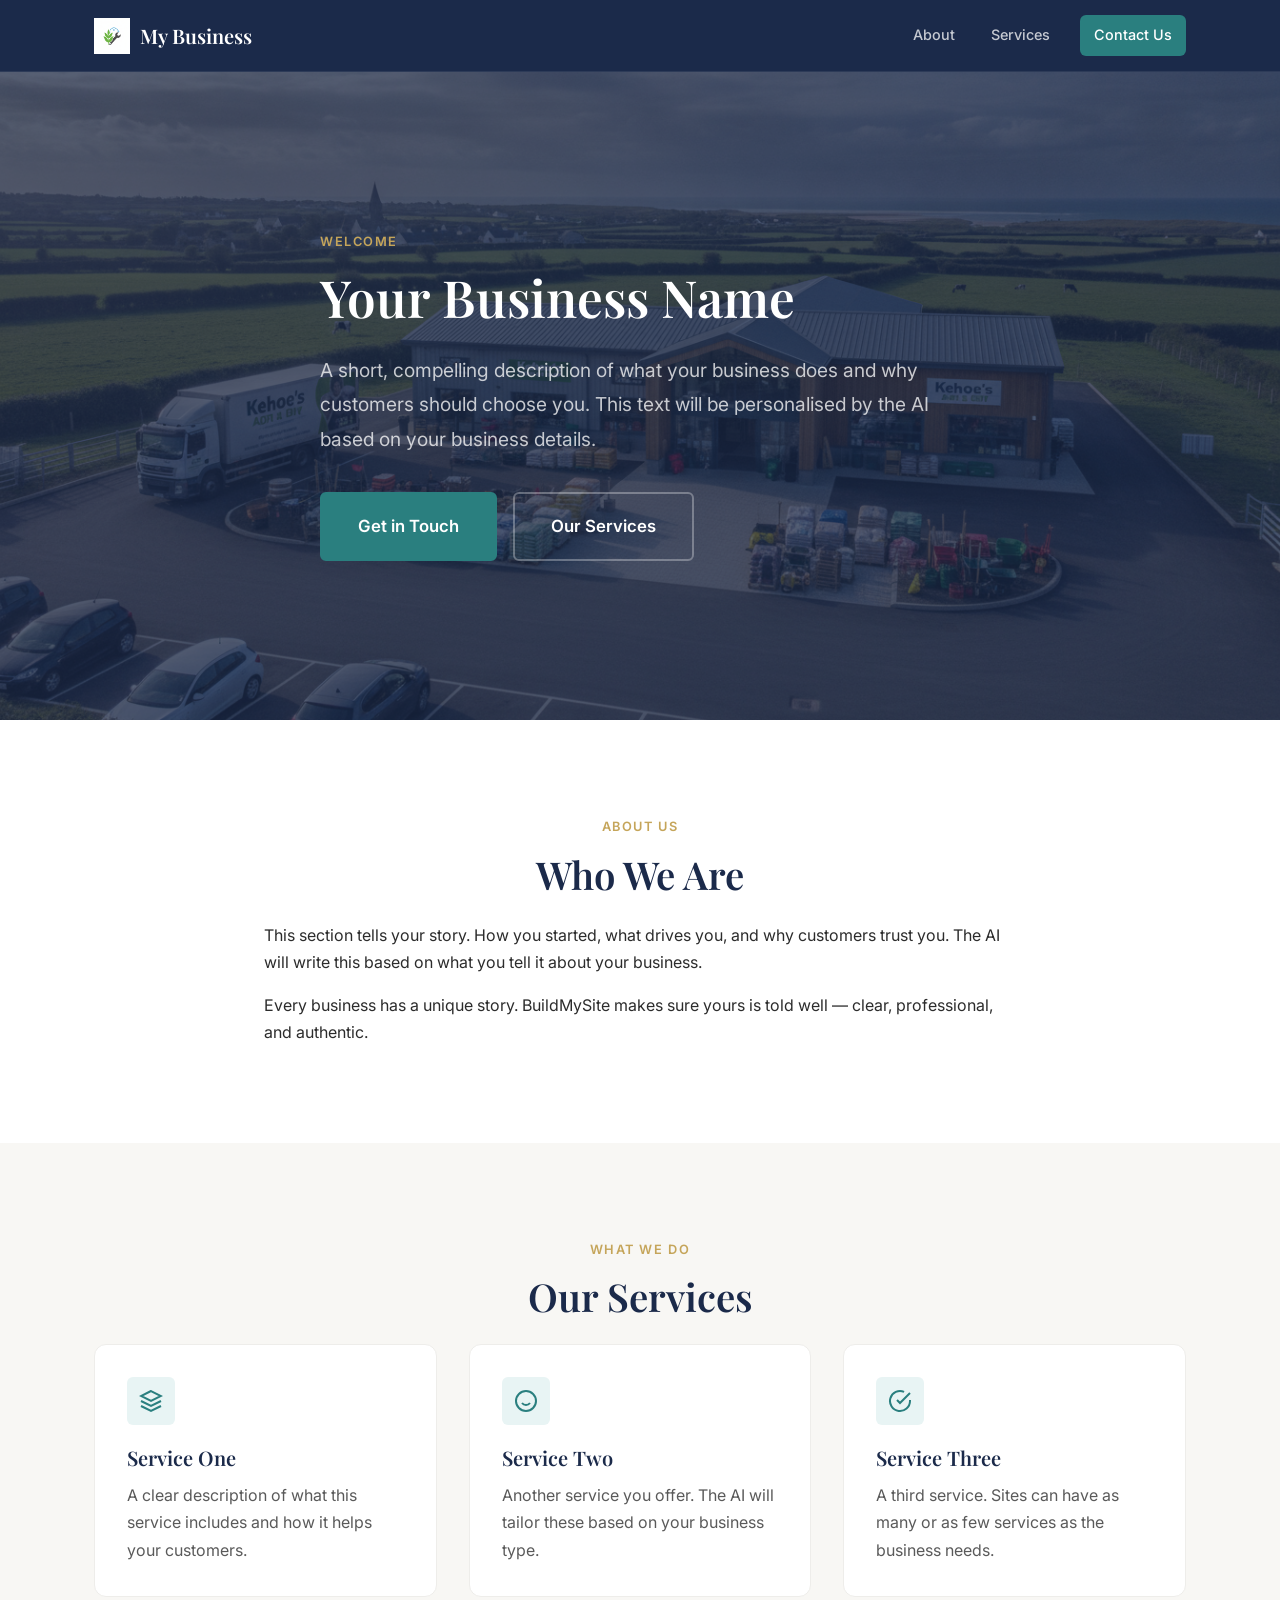
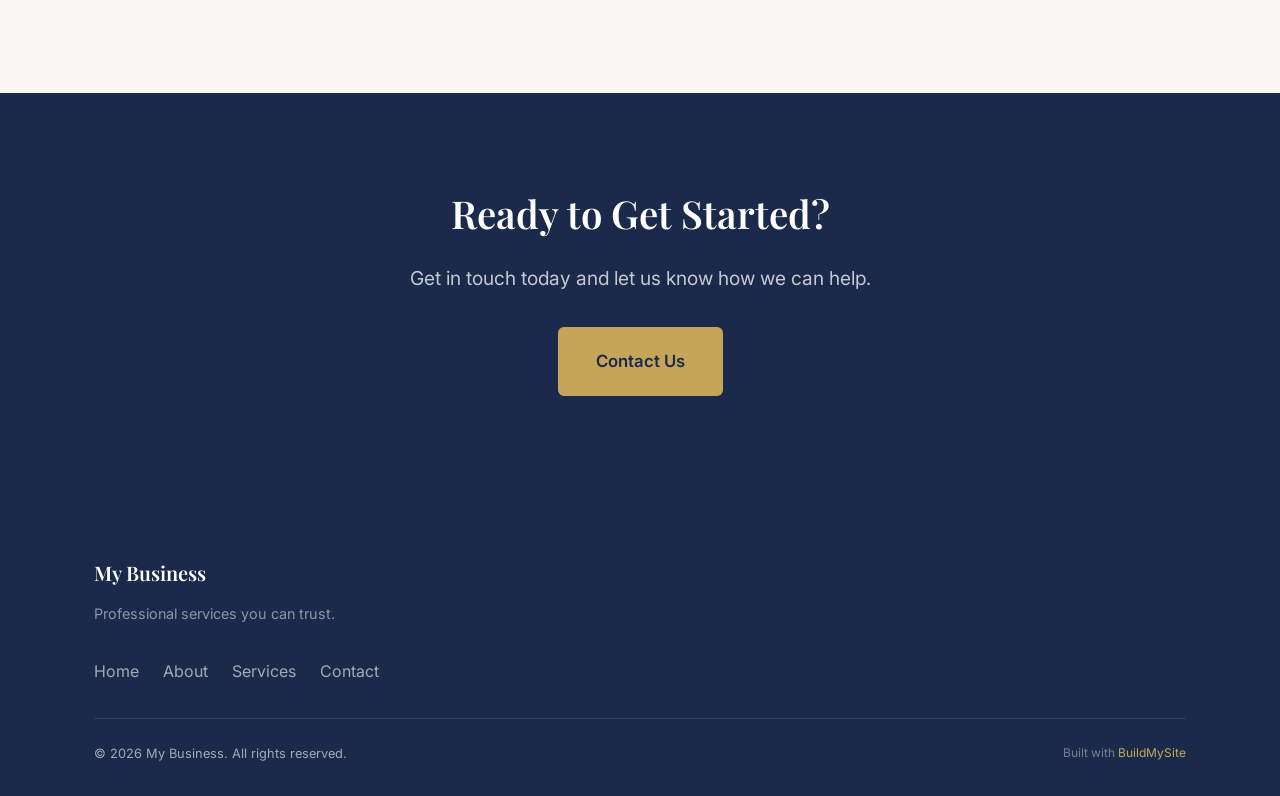
<file: index.html>
<!DOCTYPE html>
<html lang="en">
<head>
  <meta charset="UTF-8">
  <meta name="viewport" content="width=device-width, initial-scale=1.0">
  <title>My Business — Built with BuildMySite</title>
  <meta name="description" content="A professional website built with BuildMySite by EON Risk Services.">
  <link rel="stylesheet" href="css/style.css">
</head>
<body>

  <!-- Navigation -->
  <nav class="nav">
    <div class="nav__inner">
      <a href="index.html" class="nav__brand"><img src="/images/logo.png" alt="My Business logo">My Business</a>
      <div class="nav__links">
        <a href="#about" class="nav__link">About</a>
        <a href="#services" class="nav__link">Services</a>
        <a href="contact.html" class="nav__link nav__link--cta">Contact Us</a>
      </div>
      <button type="button" class="nav__toggle" aria-label="Menu" aria-expanded="false">
        <svg viewBox="0 0 24 24" fill="none" stroke="currentColor" stroke-width="2"><path d="M3 12h18M3 6h18M3 18h18"/></svg>
      </button>
    </div>
  </nav>

  <!-- Hero -->
  <section class="hero hero--image" style="background-image: url('/images/hero.png')">
    <div class="container">
      <p class="eyebrow">Welcome</p>
      <h1>Your Business Name</h1>
      <p class="lead">A short, compelling description of what your business does and why customers should choose you. This text will be personalised by the AI based on your business details.</p>
      <div class="btn-group">
        <a href="contact.html" class="btn btn-primary btn-lg">Get in Touch</a>
        <a href="#services" class="btn btn-secondary btn-lg">Our Services</a>
      </div>
    </div>
  </section>

  <!-- About -->
  <section id="about" class="section">
    <div class="container">
      <div class="text-center">
        <p class="eyebrow">About Us</p>
        <h2>Who We Are</h2>
      </div>
      <div class="container-narrow">
        <p>This section tells your story. How you started, what drives you, and why customers trust you. The AI will write this based on what you tell it about your business.</p>
        <p>Every business has a unique story. BuildMySite makes sure yours is told well — clear, professional, and authentic.</p>
      </div>
    </div>
  </section>

  <!-- Services -->
  <section id="services" class="section section--alt">
    <div class="container">
      <div class="text-center">
        <p class="eyebrow">What We Do</p>
        <h2>Our Services</h2>
      </div>
      <div class="grid grid-3">
        <div class="card">
          <div class="card__icon">
            <svg width="24" height="24" viewBox="0 0 24 24" fill="none" stroke="currentColor" stroke-width="2"><path d="M12 2L2 7l10 5 10-5-10-5z"/><path d="M2 17l10 5 10-5"/><path d="M2 12l10 5 10-5"/></svg>
          </div>
          <h4 class="card__title">Service One</h4>
          <p class="card__text">A clear description of what this service includes and how it helps your customers.</p>
        </div>
        <div class="card">
          <div class="card__icon">
            <svg width="24" height="24" viewBox="0 0 24 24" fill="none" stroke="currentColor" stroke-width="2"><circle cx="12" cy="12" r="10"/><path d="M8 14s1.5 2 4 2 4-2 4-2"/><line x1="9" y1="9" x2="9.01" y2="9"/><line x1="15" y1="9" x2="15.01" y2="9"/></svg>
          </div>
          <h4 class="card__title">Service Two</h4>
          <p class="card__text">Another service you offer. The AI will tailor these based on your business type.</p>
        </div>
        <div class="card">
          <div class="card__icon">
            <svg width="24" height="24" viewBox="0 0 24 24" fill="none" stroke="currentColor" stroke-width="2"><path d="M22 11.08V12a10 10 0 1 1-5.93-9.14"/><polyline points="22 4 12 14.01 9 11.01"/></svg>
          </div>
          <h4 class="card__title">Service Three</h4>
          <p class="card__text">A third service. Sites can have as many or as few services as the business needs.</p>
        </div>
      </div>
    </div>
  </section>

  <!-- CTA -->
  <section class="section section--primary text-center">
    <div class="container">
      <h2>Ready to Get Started?</h2>
      <p class="lead cta-lead">Get in touch today and let us know how we can help.</p>
      <a href="contact.html" class="btn btn-highlight btn-lg">Contact Us</a>
    </div>
  </section>

  <!-- Footer -->
  <footer class="footer">
    <div class="container">
      <div class="footer__brand">My Business</div>
      <p class="footer__tagline">Professional services you can trust.</p>
      <div class="footer__links">
        <a href="index.html">Home</a>
        <a href="#about">About</a>
        <a href="#services">Services</a>
        <a href="contact.html">Contact</a>
      </div>
      <div class="footer__bottom">
        <span>&copy; 2026 My Business. All rights reserved.</span>
        <span class="footer__badge">Built with <a href="https://eonriskservices.com/buildmysite" target="_blank">BuildMySite</a></span>
      </div>
    </div>
  </footer>

  <script src="js/main.js"></script>
</body>
</html>
</file>
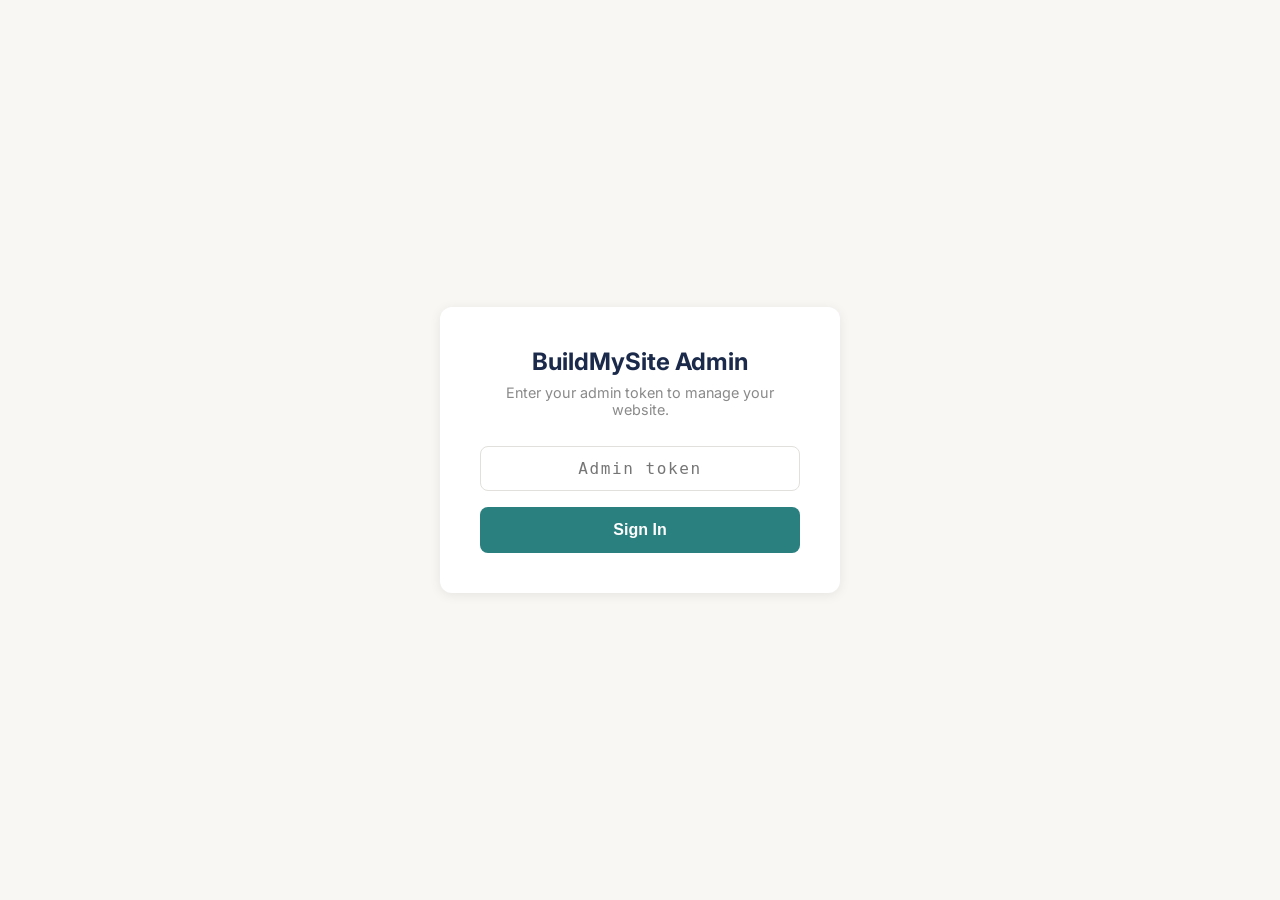
<file: admin.html>
<!DOCTYPE html>
<html lang="en">
<head>
  <meta charset="UTF-8">
  <meta name="viewport" content="width=device-width, initial-scale=1.0">
  <title>Admin — BuildMySite</title>
  <meta name="robots" content="noindex, nofollow">
  <link rel="preconnect" href="https://fonts.googleapis.com">
  <link href="https://fonts.googleapis.com/css2?family=Inter:wght@400;500;600;700&display=swap" rel="stylesheet">
  <style>
    *, *::before, *::after { box-sizing: border-box; margin: 0; padding: 0; }
    :root {
      --navy: #1B2A4A;
      --navy-light: #243558;
      --teal: #2A7F7F;
      --teal-dark: #1F6363;
      --gold: #C5A55A;
      --bg: #F8F7F4;
      --white: #FFFFFF;
      --text: #2C2C2C;
      --text-light: #5A5A5A;
      --text-muted: #8A8A8A;
      --border: #E2E0DC;
      --radius: 8px;
      --shadow: 0 2px 12px rgba(0,0,0,0.08);
    }
    body {
      font-family: 'Inter', -apple-system, BlinkMacSystemFont, sans-serif;
      background: var(--bg);
      color: var(--text);
      min-height: 100vh;
      display: flex;
      flex-direction: column;
    }

    /* --- Header --- */
    .header {
      background: var(--navy);
      color: var(--white);
      padding: 16px 24px;
      display: flex;
      align-items: center;
      justify-content: space-between;
      position: sticky;
      top: 0;
      z-index: 100;
    }
    .header__brand {
      font-size: 1rem;
      font-weight: 600;
      display: flex;
      align-items: center;
      gap: 8px;
    }
    .header__badge {
      background: var(--teal);
      color: var(--white);
      font-size: 0.7rem;
      font-weight: 600;
      padding: 2px 8px;
      border-radius: 99px;
      text-transform: uppercase;
      letter-spacing: 0.05em;
    }
    .header__actions { display: flex; gap: 12px; align-items: center; }
    .header__btn {
      background: rgba(255,255,255,0.1);
      color: var(--white);
      border: 1px solid rgba(255,255,255,0.15);
      padding: 6px 14px;
      border-radius: var(--radius);
      font-size: 0.8rem;
      font-weight: 500;
      cursor: pointer;
      transition: background 0.2s;
    }
    .header__btn:hover { background: rgba(255,255,255,0.2); }

    /* --- Login --- */
    .login {
      flex: 1;
      display: flex;
      align-items: center;
      justify-content: center;
      padding: 24px;
    }
    .login__card {
      background: var(--white);
      border-radius: 12px;
      padding: 40px;
      max-width: 400px;
      width: 100%;
      box-shadow: var(--shadow);
      text-align: center;
    }
    .login__title {
      font-size: 1.5rem;
      font-weight: 700;
      color: var(--navy);
      margin-bottom: 8px;
    }
    .login__subtitle {
      color: var(--text-muted);
      font-size: 0.9rem;
      margin-bottom: 28px;
    }
    .login__input {
      width: 100%;
      padding: 12px 16px;
      border: 1px solid var(--border);
      border-radius: var(--radius);
      font-size: 1rem;
      margin-bottom: 16px;
      text-align: center;
      font-family: monospace;
      letter-spacing: 0.1em;
    }
    .login__input:focus { outline: none; border-color: var(--teal); box-shadow: 0 0 0 3px rgba(42,127,127,0.12); }
    .login__btn {
      width: 100%;
      padding: 14px;
      background: var(--teal);
      color: var(--white);
      border: none;
      border-radius: var(--radius);
      font-size: 1rem;
      font-weight: 600;
      cursor: pointer;
      transition: background 0.2s;
    }
    .login__btn:hover { background: var(--teal-dark); }
    .login__error {
      color: #C62828;
      font-size: 0.85rem;
      margin-top: 12px;
      display: none;
    }

    /* --- Main Layout --- */
    .main { flex: 1; display: none; flex-direction: column; max-height: calc(100vh - 56px); }
    .main.active { display: flex; }

    /* --- Build History --- */
    .history {
      flex: 1;
      overflow-y: auto;
      padding: 24px;
    }
    .history__empty {
      text-align: center;
      color: var(--text-muted);
      padding: 80px 24px;
    }
    .history__empty-icon { font-size: 2rem; margin-bottom: 12px; opacity: 0.3; }
    .history__empty-text { font-size: 0.95rem; }

    /* --- Build Entry --- */
    .build-entry {
      background: var(--white);
      border: 1px solid var(--border);
      border-radius: var(--radius);
      padding: 20px;
      margin-bottom: 16px;
    }
    .build-entry__header {
      display: flex;
      justify-content: space-between;
      align-items: flex-start;
      margin-bottom: 12px;
    }
    .build-entry__prompt {
      font-weight: 600;
      color: var(--navy);
      font-size: 0.95rem;
      flex: 1;
      margin-right: 12px;
    }
    .build-entry__time {
      color: var(--text-muted);
      font-size: 0.75rem;
      white-space: nowrap;
    }
    .build-entry__response {
      color: var(--text-light);
      font-size: 0.9rem;
      line-height: 1.6;
      margin-bottom: 12px;
    }
    .build-entry__files {
      display: flex;
      flex-wrap: wrap;
      gap: 6px;
      margin-bottom: 12px;
    }
    .build-entry__file {
      background: var(--bg);
      color: var(--text-light);
      font-size: 0.75rem;
      font-family: monospace;
      padding: 3px 10px;
      border-radius: 99px;
      border: 1px solid var(--border);
    }
    .build-entry__file--success { border-color: #A5D6A7; background: #E8F5E9; color: #2E7D32; }
    .build-entry__file--error { border-color: #EF9A9A; background: #FFEBEE; color: #C62828; }
    .build-entry__cost {
      font-size: 0.75rem;
      color: var(--text-muted);
    }
    .build-entry__undo {
      background: none;
      border: 1px solid var(--border);
      color: var(--text-light);
      padding: 4px 12px;
      border-radius: var(--radius);
      font-size: 0.75rem;
      cursor: pointer;
      transition: all 0.2s;
    }
    .build-entry__undo:hover { border-color: #C62828; color: #C62828; }
    .build-entry__enhanced { margin-bottom: 12px; }
    .build-entry__enhanced summary {
      font-size: 0.75rem;
      color: var(--text-muted);
      cursor: pointer;
      user-select: none;
    }
    .build-entry__enhanced-text {
      font-family: monospace;
      font-size: 0.78rem;
      line-height: 1.5;
      color: var(--text-light);
      background: var(--bg);
      border: 1px solid var(--border);
      border-radius: var(--radius);
      padding: 12px;
      margin-top: 8px;
      max-height: 200px;
      overflow-y: auto;
      white-space: pre-wrap;
      word-break: break-word;
    }
    .build-entry__footer {
      display: flex;
      justify-content: space-between;
      align-items: center;
    }

    /* --- Status Badge --- */
    .status {
      display: inline-flex;
      align-items: center;
      gap: 6px;
      font-size: 0.8rem;
      font-weight: 500;
      padding: 4px 12px;
      border-radius: 99px;
    }
    .status--building { background: #FFF3E0; color: #E65100; }
    .status--success { background: #E8F5E9; color: #2E7D32; }
    .status--error { background: #FFEBEE; color: #C62828; }
    .status__dot {
      width: 6px;
      height: 6px;
      border-radius: 50%;
      background: currentColor;
    }
    .status--building .status__dot { animation: pulse 1s infinite; }
    @keyframes pulse { 0%, 100% { opacity: 1; } 50% { opacity: 0.3; } }

    /* --- Input Area --- */
    .input-area {
      border-top: 1px solid var(--border);
      padding: 16px 24px;
      background: var(--white);
    }
    .input-area__form {
      display: flex;
      gap: 12px;
      max-width: 900px;
      margin: 0 auto;
    }
    .input-area__field {
      flex: 1;
      padding: 12px 16px;
      border: 1px solid var(--border);
      border-radius: var(--radius);
      font-size: 1rem;
      resize: none;
      min-height: 48px;
      max-height: 120px;
      font-family: inherit;
    }
    .input-area__field:focus { outline: none; border-color: var(--teal); box-shadow: 0 0 0 3px rgba(42,127,127,0.12); }
    .input-area__btn {
      padding: 12px 24px;
      background: var(--teal);
      color: var(--white);
      border: none;
      border-radius: var(--radius);
      font-size: 0.95rem;
      font-weight: 600;
      cursor: pointer;
      transition: background 0.2s;
      white-space: nowrap;
      align-self: flex-end;
    }
    .input-area__btn:hover { background: var(--teal-dark); }
    .input-area__btn:disabled { opacity: 0.5; cursor: not-allowed; }

    /* --- Feature Templates Panel --- */
    .features {
      padding: 16px 24px 0;
      border-bottom: 1px solid var(--border);
      background: var(--bg);
    }
    .features__header {
      display: flex;
      align-items: center;
      justify-content: space-between;
      cursor: pointer;
      padding-bottom: 12px;
      user-select: none;
    }
    .features__title {
      font-size: 0.75rem;
      font-weight: 600;
      text-transform: uppercase;
      letter-spacing: 0.06em;
      color: var(--text-muted);
    }
    .features__chevron {
      transition: transform 0.2s;
      color: var(--text-muted);
    }
    .features--collapsed .features__chevron { transform: rotate(-90deg); }
    .features--collapsed .features__grid { display: none; }
    .features__grid {
      display: grid;
      grid-template-columns: repeat(4, 1fr);
      gap: 10px;
      padding-bottom: 16px;
    }
    .feature-card {
      background: var(--white);
      border: 1px solid var(--border);
      border-radius: var(--radius);
      padding: 14px;
      text-align: center;
      transition: border-color 0.2s;
    }
    .feature-card:hover { border-color: var(--teal); }
    .feature-card__icon { color: var(--teal); margin-bottom: 6px; }
    .feature-card__name {
      font-weight: 600;
      font-size: 0.85rem;
      color: var(--navy);
      margin-bottom: 2px;
    }
    .feature-card__desc {
      font-size: 0.72rem;
      color: var(--text-muted);
      line-height: 1.4;
      margin-bottom: 10px;
    }
    .feature-card__btn {
      display: inline-block;
      padding: 5px 14px;
      background: var(--teal);
      color: var(--white);
      border: none;
      border-radius: var(--radius);
      font-size: 0.75rem;
      font-weight: 600;
      cursor: pointer;
      transition: background 0.2s;
    }
    .feature-card__btn:hover { background: var(--teal-dark); }
    .feature-card__btn:disabled { opacity: 0.5; cursor: not-allowed; }
    .feature-card__btn--done {
      background: #E8F5E9;
      color: #2E7D32;
      pointer-events: none;
    }

    /* --- Images Panel --- */
    .images {
      padding: 16px 24px 0;
      border-bottom: 1px solid var(--border);
      background: var(--bg);
    }
    .images__header {
      display: flex;
      align-items: center;
      justify-content: space-between;
      cursor: pointer;
      padding-bottom: 12px;
      user-select: none;
    }
    .images__title {
      font-size: 0.75rem;
      font-weight: 600;
      text-transform: uppercase;
      letter-spacing: 0.06em;
      color: var(--text-muted);
    }
    .images__chevron {
      transition: transform 0.2s;
      color: var(--text-muted);
    }
    .images--collapsed .images__chevron { transform: rotate(-90deg); }
    .images--collapsed .images__body { display: none; }
    .images__body {
      display: flex;
      gap: 16px;
      padding-bottom: 16px;
    }
    .upload-slot {
      flex: 1;
      display: flex;
      flex-direction: column;
      gap: 8px;
    }
    .upload-slot__label {
      font-size: 0.8rem;
      font-weight: 600;
      color: var(--navy);
    }
    .upload-zone {
      border: 2px dashed var(--border);
      border-radius: var(--radius);
      background: var(--white);
      padding: 24px 16px;
      text-align: center;
      cursor: pointer;
      transition: border-color 0.2s, background 0.2s;
      position: relative;
      min-height: 120px;
      display: flex;
      flex-direction: column;
      align-items: center;
      justify-content: center;
    }
    .upload-zone:hover, .upload-zone--drag {
      border-color: var(--teal);
      background: rgba(42,127,127,0.04);
    }
    .upload-zone--uploading {
      pointer-events: none;
      opacity: 0.6;
    }
    .upload-zone__icon { color: var(--text-muted); margin-bottom: 8px; }
    .upload-zone__text {
      font-size: 0.78rem;
      color: var(--text-muted);
      line-height: 1.4;
    }
    .upload-zone__preview {
      width: 100%;
      max-height: 100px;
      object-fit: contain;
      border-radius: 4px;
    }
    .upload-zone__status {
      font-size: 0.72rem;
      color: var(--teal);
      margin-top: 6px;
      font-weight: 500;
    }
    .upload-zone__error {
      font-size: 0.72rem;
      color: #C62828;
      margin-top: 6px;
    }

    /* --- Usage Bar --- */
    .usage-bar {
      padding: 12px 24px;
      background: var(--white);
      border-bottom: 1px solid var(--border);
      display: flex;
      align-items: center;
      gap: 12px;
      font-size: 0.82rem;
    }
    .usage-bar__track {
      flex: 1;
      max-width: 200px;
      height: 6px;
      background: var(--border);
      border-radius: 3px;
      overflow: hidden;
    }
    .usage-bar__fill {
      height: 100%;
      background: var(--teal);
      border-radius: 3px;
      transition: width 0.3s;
    }
    .usage-bar__fill--warning { background: var(--gold); }
    .usage-bar__fill--full { background: #C62828; }
    .usage-bar__text { color: var(--text-light); }
    .usage-bar__text--pro { color: var(--teal); font-weight: 600; }
    .usage-bar__text--own-key { color: var(--text-muted); font-style: italic; }
    .usage-bar__upgrade {
      margin-left: auto;
      color: var(--teal);
      text-decoration: none;
      font-weight: 600;
      font-size: 0.78rem;
      cursor: pointer;
      background: none;
      border: none;
      font-family: inherit;
    }
    .usage-bar__upgrade:hover { text-decoration: underline; }
    .usage-bar__settings {
      color: var(--text-muted);
      cursor: pointer;
      background: none;
      border: none;
      padding: 4px;
      display: flex;
      align-items: center;
    }
    .usage-bar__settings:hover { color: var(--text); }

    /* --- Upgrade Modal --- */
    .modal-overlay {
      display: none;
      position: fixed;
      inset: 0;
      background: rgba(0,0,0,0.5);
      z-index: 200;
      align-items: center;
      justify-content: center;
      padding: 24px;
    }
    .modal-overlay.active { display: flex; }
    .modal {
      background: var(--white);
      border-radius: 12px;
      padding: 32px;
      max-width: 520px;
      width: 100%;
      box-shadow: 0 8px 32px rgba(0,0,0,0.2);
    }
    .modal__title {
      font-size: 1.3rem;
      font-weight: 700;
      color: var(--navy);
      margin-bottom: 4px;
    }
    .modal__subtitle {
      color: var(--text-muted);
      font-size: 0.88rem;
      margin-bottom: 24px;
    }
    .plan-cards { display: flex; gap: 12px; margin-bottom: 20px; }
    .plan-card {
      flex: 1;
      border: 2px solid var(--border);
      border-radius: var(--radius);
      padding: 16px;
      text-align: center;
      cursor: pointer;
      transition: border-color 0.2s;
      text-decoration: none;
      color: inherit;
    }
    .plan-card:hover { border-color: var(--teal); }
    .plan-card--popular { border-color: var(--teal); background: rgba(42,127,127,0.04); }
    .plan-card__name { font-weight: 700; font-size: 0.85rem; color: var(--navy); margin-bottom: 4px; }
    .plan-card__price { font-size: 1.3rem; font-weight: 700; color: var(--teal); }
    .plan-card__period { font-size: 0.75rem; color: var(--text-muted); }
    .plan-card__badge {
      display: inline-block;
      background: var(--gold);
      color: var(--white);
      font-size: 0.65rem;
      font-weight: 700;
      padding: 2px 8px;
      border-radius: 99px;
      text-transform: uppercase;
      margin-bottom: 6px;
    }
    .modal__divider {
      text-align: center;
      color: var(--text-muted);
      font-size: 0.82rem;
      margin: 16px 0;
      position: relative;
    }
    .modal__divider::before, .modal__divider::after {
      content: '';
      position: absolute;
      top: 50%;
      width: 40%;
      height: 1px;
      background: var(--border);
    }
    .modal__divider::before { left: 0; }
    .modal__divider::after { right: 0; }
    .modal__own-key {
      text-align: center;
      font-size: 0.82rem;
      color: var(--text-light);
    }
    .modal__own-key a { color: var(--teal); cursor: pointer; }
    .modal__close {
      position: absolute;
      top: 16px;
      right: 16px;
      background: none;
      border: none;
      color: var(--text-muted);
      cursor: pointer;
      font-size: 1.2rem;
    }

    /* --- Settings Panel --- */
    .settings {
      padding: 0 24px;
      overflow: hidden;
      transition: max-height 0.3s;
    }
    .settings--collapsed { max-height: 0 !important; padding: 0 24px; }
    .settings__body {
      padding: 16px 0;
      border-bottom: 1px solid var(--border);
    }
    .settings__label {
      font-size: 0.82rem;
      font-weight: 600;
      color: var(--navy);
      margin-bottom: 6px;
    }
    .settings__hint {
      font-size: 0.75rem;
      color: var(--text-muted);
      margin-bottom: 8px;
    }
    .settings__hint a { color: var(--teal); }
    .settings__row { display: flex; gap: 8px; align-items: center; }
    .settings__input {
      flex: 1;
      padding: 8px 12px;
      border: 1px solid var(--border);
      border-radius: var(--radius);
      font-size: 0.85rem;
      font-family: monospace;
    }
    .settings__input:focus { outline: none; border-color: var(--teal); }
    .settings__save {
      padding: 8px 16px;
      background: var(--teal);
      color: var(--white);
      border: none;
      border-radius: var(--radius);
      font-size: 0.82rem;
      font-weight: 600;
      cursor: pointer;
    }
    .settings__save:hover { background: var(--teal-dark); }
    .settings__clear {
      padding: 8px 12px;
      background: none;
      color: var(--text-muted);
      border: 1px solid var(--border);
      border-radius: var(--radius);
      font-size: 0.82rem;
      cursor: pointer;
    }
    .settings__status {
      font-size: 0.75rem;
      margin-top: 6px;
      color: var(--teal);
    }

    /* --- Agent Memory Panel --- */
    .agent-memory {
      padding: 0 24px;
      overflow: hidden;
      transition: max-height 0.3s;
    }
    .agent-memory--collapsed { max-height: 0 !important; padding: 0 24px; }
    .agent-memory__header {
      display: flex;
      align-items: center;
      gap: 8px;
      padding: 12px 0;
      cursor: pointer;
      user-select: none;
    }
    .agent-memory__title {
      font-size: 0.85rem;
      font-weight: 600;
      color: var(--navy);
    }
    .agent-memory__badge {
      background: var(--teal);
      color: var(--white);
      font-size: 0.65rem;
      font-weight: 600;
      padding: 2px 8px;
      border-radius: 99px;
    }
    .agent-memory__chevron {
      margin-left: auto;
      transition: transform 0.2s;
    }
    .agent-memory--collapsed .agent-memory__chevron { transform: rotate(-90deg); }
    .agent-memory__body {
      padding: 0 0 16px;
      border-bottom: 1px solid var(--border);
    }
    .agent-memory__section {
      margin-bottom: 12px;
    }
    .agent-memory__section-title {
      font-size: 0.75rem;
      font-weight: 600;
      color: var(--text-muted);
      text-transform: uppercase;
      letter-spacing: 0.05em;
      margin-bottom: 6px;
    }
    .agent-memory__item {
      font-size: 0.82rem;
      color: var(--text-light);
      padding: 4px 0;
      line-height: 1.4;
    }
    .agent-memory__item::before {
      content: '';
      display: inline-block;
      width: 4px;
      height: 4px;
      background: var(--teal);
      border-radius: 50%;
      margin-right: 8px;
      vertical-align: middle;
    }
    .agent-memory__empty {
      font-size: 0.82rem;
      color: var(--text-muted);
      font-style: italic;
    }
    .agent-memory__actions {
      display: flex;
      gap: 8px;
      margin-top: 8px;
    }
    .agent-memory__reset {
      background: none;
      border: 1px solid var(--border);
      color: var(--text-muted);
      padding: 4px 12px;
      border-radius: var(--radius);
      font-size: 0.75rem;
      cursor: pointer;
    }
    .agent-memory__reset:hover { border-color: #C62828; color: #C62828; }
    .agent-memory__count {
      font-size: 0.75rem;
      color: var(--text-muted);
      margin-left: auto;
      align-self: center;
    }

    /* --- Responsive --- */
    @media (max-width: 640px) {
      .history { padding: 16px; }
      .input-area { padding: 12px 16px; }
      .input-area__form { flex-direction: column; }
      .input-area__btn { width: 100%; }
      .build-entry { padding: 16px; }
      .build-entry__header { flex-direction: column; gap: 4px; }
      .login__card { padding: 28px 20px; }
      .features { padding: 12px 16px 0; }
      .features__grid { grid-template-columns: repeat(2, 1fr); }
      .images { padding: 12px 16px 0; }
      .images__body { flex-direction: column; }
      .usage-bar { padding: 10px 16px; flex-wrap: wrap; }
      .plan-cards { flex-direction: column; }
      .modal { padding: 24px 20px; }
      .settings__row { flex-direction: column; }
      .settings__save, .settings__clear { width: 100%; }
    }
  </style>
</head>
<body>

  <!-- Login Screen -->
  <div id="login-screen" class="login">
    <div class="login__card">
      <div class="login__title">BuildMySite Admin</div>
      <div class="login__subtitle">Enter your admin token to manage your website.</div>
      <input type="password" id="token-input" class="login__input" placeholder="Admin token" autocomplete="current-password">
      <button type="button" id="login-btn" class="login__btn">Sign In</button>
      <div id="login-error" class="login__error">Invalid token. Please try again.</div>
    </div>
  </div>

  <!-- Main Panel (hidden until authenticated) -->
  <header class="header" id="main-header" style="display:none">
    <div class="header__brand">
      BuildMySite <span class="header__badge">Admin</span>
    </div>
    <div class="header__actions">
      <a href="/" class="header__btn" target="_blank">View Site</a>
      <button type="button" class="header__btn" id="logout-btn">Sign Out</button>
    </div>
  </header>

  <!-- Usage Bar (shown after login) -->
  <div id="usage-bar" class="usage-bar" style="display:none">
    <div class="usage-bar__track"><div class="usage-bar__fill" id="usage-fill"></div></div>
    <span class="usage-bar__text" id="usage-text"></span>
    <button type="button" class="usage-bar__upgrade" id="usage-upgrade-btn" style="display:none">Upgrade to Pro</button>
    <button type="button" class="usage-bar__settings" id="settings-toggle-btn" title="Settings">
      <svg width="16" height="16" viewBox="0 0 24 24" fill="none" stroke="currentColor" stroke-width="2"><circle cx="12" cy="12" r="3"/><path d="M19.4 15a1.65 1.65 0 00.33 1.82l.06.06a2 2 0 010 2.83 2 2 0 01-2.83 0l-.06-.06a1.65 1.65 0 00-1.82-.33 1.65 1.65 0 00-1 1.51V21a2 2 0 01-4 0v-.09A1.65 1.65 0 009 19.4a1.65 1.65 0 00-1.82.33l-.06.06a2 2 0 01-2.83-2.83l.06-.06A1.65 1.65 0 004.68 15a1.65 1.65 0 00-1.51-1H3a2 2 0 010-4h.09A1.65 1.65 0 004.6 9a1.65 1.65 0 00-.33-1.82l-.06-.06a2 2 0 012.83-2.83l.06.06A1.65 1.65 0 009 4.68a1.65 1.65 0 001-1.51V3a2 2 0 014 0v.09a1.65 1.65 0 001 1.51 1.65 1.65 0 001.82-.33l.06-.06a2 2 0 012.83 2.83l-.06.06A1.65 1.65 0 0019.4 9a1.65 1.65 0 001.51 1H21a2 2 0 010 4h-.09a1.65 1.65 0 00-1.51 1z"/></svg>
    </button>
  </div>

  <!-- Settings Panel (collapsed by default) -->
  <div id="settings-panel" class="settings settings--collapsed">
    <div class="settings__body">
      <div class="settings__label">Your own Gemini API Key</div>
      <div class="settings__hint">Bypass free edit limits. Get a free key at <a href="https://aistudio.google.com/apikey" target="_blank">Google AI Studio</a>. Stored locally only — never sent to EON.</div>
      <div class="settings__row">
        <input type="password" class="settings__input" id="own-key-input" placeholder="AIza...">
        <button type="button" class="settings__save" id="own-key-save">Save</button>
        <button type="button" class="settings__clear" id="own-key-clear">Clear</button>
      </div>
      <div class="settings__status" id="own-key-status"></div>
    </div>
  </div>

  <!-- Upgrade Modal -->
  <div id="upgrade-modal" class="modal-overlay">
    <div class="modal" style="position:relative">
      <button type="button" class="modal__close" id="modal-close">&times;</button>
      <div class="modal__title">Upgrade to Pro</div>
      <div class="modal__subtitle">You've used all 5 free AI edits this month. Upgrade for unlimited edits.</div>
      <div class="plan-cards" id="plan-cards">
        <a class="plan-card" id="plan-monthly">
          <div class="plan-card__name">Monthly</div>
          <div class="plan-card__price">&euro;7</div>
          <div class="plan-card__period">/month</div>
        </a>
        <a class="plan-card plan-card--popular" id="plan-yearly">
          <div class="plan-card__badge">Save 42%</div>
          <div class="plan-card__name">Yearly</div>
          <div class="plan-card__price">&euro;49</div>
          <div class="plan-card__period">/year</div>
        </a>
        <a class="plan-card" id="plan-lifetime">
          <div class="plan-card__badge">Launch Special</div>
          <div class="plan-card__name">Lifetime</div>
          <div class="plan-card__price">&euro;29</div>
          <div class="plan-card__period">one-time</div>
        </a>
      </div>
      <div class="modal__divider">or</div>
      <div class="modal__own-key">Paste your own Gemini API key in <a id="modal-open-settings">Settings</a> for unlimited free edits.</div>
    </div>
  </div>

  <!-- Agent Memory Panel (shows learned personality) -->
  <div id="agent-memory" class="agent-memory agent-memory--collapsed" style="display:none">
    <div class="agent-memory__header" id="memory-toggle">
      <span class="agent-memory__title">Your Agent's Memory</span>
      <span class="agent-memory__badge" id="memory-badge">0 interactions</span>
      <svg class="agent-memory__chevron" width="16" height="16" viewBox="0 0 24 24" fill="none" stroke="currentColor" stroke-width="2"><path d="M6 9l6 6 6-6"/></svg>
    </div>
    <div class="agent-memory__body" id="memory-body">
      <div class="agent-memory__empty" id="memory-empty">Your agent hasn't learned anything yet. As you make changes, it will remember your preferences.</div>
      <div id="memory-sections"></div>
      <div class="agent-memory__actions">
        <button type="button" class="agent-memory__reset" id="memory-reset">Reset Memory</button>
        <span class="agent-memory__count" id="memory-pref-count"></span>
      </div>
    </div>
  </div>

  <div id="main-panel" class="main">
    <div class="images" id="images-panel">
      <div class="images__header" id="images-toggle">
        <span class="images__title">Images</span>
        <svg class="images__chevron" width="16" height="16" viewBox="0 0 24 24" fill="none" stroke="currentColor" stroke-width="2"><path d="M6 9l6 6 6-6"/></svg>
      </div>
      <div class="images__body">
        <div class="upload-slot">
          <span class="upload-slot__label">Logo</span>
          <div class="upload-zone" id="upload-logo" data-type="logo">
            <input type="file" accept="image/*" style="display:none">
            <div class="upload-zone__icon">
              <svg width="28" height="28" viewBox="0 0 24 24" fill="none" stroke="currentColor" stroke-width="1.5"><rect x="3" y="3" width="18" height="18" rx="2"/><circle cx="8.5" cy="8.5" r="1.5"/><path d="M21 15l-5-5L5 21"/></svg>
            </div>
            <div class="upload-zone__text">Drop logo here or click to browse</div>
          </div>
        </div>
        <div class="upload-slot">
          <span class="upload-slot__label">Hero Banner</span>
          <div class="upload-zone" id="upload-hero" data-type="hero">
            <input type="file" accept="image/*" style="display:none">
            <div class="upload-zone__icon">
              <svg width="28" height="28" viewBox="0 0 24 24" fill="none" stroke="currentColor" stroke-width="1.5"><rect x="2" y="4" width="20" height="16" rx="2"/><path d="M2 14l5-5 4 4 3-3 6 6"/><circle cx="15.5" cy="8.5" r="1.5"/></svg>
            </div>
            <div class="upload-zone__text">Drop hero image here or click to browse</div>
          </div>
        </div>
      </div>
    </div>
    <div class="features" id="features-panel">
      <div class="features__header" id="features-toggle">
        <span class="features__title">Add Pages</span>
        <svg class="features__chevron" width="16" height="16" viewBox="0 0 24 24" fill="none" stroke="currentColor" stroke-width="2"><path d="M6 9l6 6 6-6"/></svg>
      </div>
      <div class="features__grid" id="features-grid"></div>
    </div>
    <div class="history" id="history">
      <div class="history__empty" id="empty-state">
        <div class="history__empty-icon">
          <svg width="48" height="48" viewBox="0 0 24 24" fill="none" stroke="currentColor" stroke-width="1.5"><path d="M12 6v6l4 2"/><circle cx="12" cy="12" r="10"/></svg>
        </div>
        <div class="history__empty-text">No builds yet. Tell your agent what you'd like to change — it learns your preferences over time.</div>
      </div>
    </div>

    <div class="input-area">
      <form class="input-area__form" id="build-form">
        <textarea class="input-area__field" id="build-input" placeholder="Tell your agent what to change..." rows="1"></textarea>
        <button type="submit" class="input-area__btn" id="build-btn">Build</button>
      </form>
    </div>
  </div>

  <script>
    // --- State ---
    let token = sessionStorage.getItem('admin_token') || '';
    let buildHistory = JSON.parse(localStorage.getItem('build_history') || '[]');
    let siteRepo = null;
    let ownApiKey = localStorage.getItem('own_gemini_key') || '';

    const USAGE_GATE_URL = 'https://www.eonriskservices.com/api/usage-gate';

    const loginScreen = document.getElementById('login-screen');
    const mainHeader = document.getElementById('main-header');
    const mainPanel = document.getElementById('main-panel');
    const tokenInput = document.getElementById('token-input');
    const loginBtn = document.getElementById('login-btn');
    const loginError = document.getElementById('login-error');
    const logoutBtn = document.getElementById('logout-btn');
    const historyEl = document.getElementById('history');
    const emptyState = document.getElementById('empty-state');
    const buildForm = document.getElementById('build-form');
    const buildInput = document.getElementById('build-input');
    const buildBtn = document.getElementById('build-btn');

    // --- Usage Bar & Settings ---
    const usageBar = document.getElementById('usage-bar');
    const usageFill = document.getElementById('usage-fill');
    const usageText = document.getElementById('usage-text');
    const usageUpgradeBtn = document.getElementById('usage-upgrade-btn');
    const settingsToggleBtn = document.getElementById('settings-toggle-btn');
    const settingsPanel = document.getElementById('settings-panel');
    const ownKeyInput = document.getElementById('own-key-input');
    const ownKeySave = document.getElementById('own-key-save');
    const ownKeyClear = document.getElementById('own-key-clear');
    const ownKeyStatus = document.getElementById('own-key-status');
    const upgradeModal = document.getElementById('upgrade-modal');
    const modalClose = document.getElementById('modal-close');
    const modalOpenSettings = document.getElementById('modal-open-settings');

    async function fetchSiteRepo() {
      try {
        const r = await fetch('/api/site-info');
        if (r.ok) {
          const data = await r.json();
          siteRepo = data.repo;
        }
      } catch {}
    }

    async function updateUsageBar() {
      if (ownApiKey) {
        usageBar.style.display = 'flex';
        usageFill.style.width = '0%';
        usageText.className = 'usage-bar__text usage-bar__text--own-key';
        usageText.textContent = 'Using your own API key';
        usageUpgradeBtn.style.display = 'none';
        return;
      }
      if (!siteRepo) return;
      try {
        const r = await fetch(USAGE_GATE_URL, {
          method: 'POST',
          headers: { 'Content-Type': 'application/json' },
          body: JSON.stringify({ githubRepo: siteRepo, action: 'check' })
        });
        const data = await r.json();
        usageBar.style.display = 'flex';

        if (data.tier === 'pro' || data.tier === 'lifetime') {
          usageFill.style.width = '100%';
          usageFill.className = 'usage-bar__fill';
          usageText.className = 'usage-bar__text usage-bar__text--pro';
          usageText.textContent = data.tier === 'lifetime' ? 'Lifetime — unlimited edits' : 'Pro — unlimited edits';
          usageUpgradeBtn.style.display = 'none';
        } else {
          const pct = Math.round((data.used / data.limit) * 100);
          usageFill.style.width = pct + '%';
          usageFill.className = 'usage-bar__fill' +
            (pct >= 100 ? ' usage-bar__fill--full' : pct >= 80 ? ' usage-bar__fill--warning' : '');
          usageText.className = 'usage-bar__text';
          usageText.textContent = `${data.used}/${data.limit} edits used this month`;
          usageUpgradeBtn.style.display = data.remaining <= 2 ? '' : 'none';
        }
      } catch {
        // Silently fail — usage bar just won't show
      }
    }

    function showUpgradeModal() {
      if (!siteRepo) return;
      const base = 'https://www.eonriskservices.com/api/create-checkout';
      document.getElementById('plan-monthly').href = `${base}?repo=${encodeURIComponent(siteRepo)}&plan=monthly`;
      document.getElementById('plan-yearly').href = `${base}?repo=${encodeURIComponent(siteRepo)}&plan=yearly`;
      document.getElementById('plan-lifetime').href = `${base}?repo=${encodeURIComponent(siteRepo)}&plan=lifetime`;
      upgradeModal.classList.add('active');
    }

    usageUpgradeBtn.addEventListener('click', showUpgradeModal);
    modalClose.addEventListener('click', () => upgradeModal.classList.remove('active'));
    upgradeModal.addEventListener('click', (e) => {
      if (e.target === upgradeModal) upgradeModal.classList.remove('active');
    });
    modalOpenSettings.addEventListener('click', () => {
      upgradeModal.classList.remove('active');
      settingsPanel.classList.remove('settings--collapsed');
    });

    settingsToggleBtn.addEventListener('click', () => {
      settingsPanel.classList.toggle('settings--collapsed');
    });

    ownKeyInput.value = ownApiKey ? '••••••••' : '';
    ownKeySave.addEventListener('click', () => {
      const key = ownKeyInput.value.trim();
      if (!key || key === '••••••••') return;
      ownApiKey = key;
      localStorage.setItem('own_gemini_key', key);
      ownKeyInput.value = '••••••••';
      ownKeyStatus.textContent = 'Saved. Your edits now bypass the free limit.';
      updateUsageBar();
    });
    ownKeyClear.addEventListener('click', () => {
      ownApiKey = '';
      localStorage.removeItem('own_gemini_key');
      ownKeyInput.value = '';
      ownKeyStatus.textContent = 'Cleared. Using EON\'s API key with free limits.';
      updateUsageBar();
    });

    // --- Agent Memory ---
    const agentMemoryPanel = document.getElementById('agent-memory');
    const memoryToggle = document.getElementById('memory-toggle');
    const memoryBadge = document.getElementById('memory-badge');
    const memoryBody = document.getElementById('memory-body');
    const memoryEmpty = document.getElementById('memory-empty');
    const memorySections = document.getElementById('memory-sections');
    const memoryReset = document.getElementById('memory-reset');
    const memoryPrefCount = document.getElementById('memory-pref-count');

    memoryToggle.addEventListener('click', () => {
      agentMemoryPanel.classList.toggle('agent-memory--collapsed');
    });

    async function fetchAgentMemory() {
      try {
        const r = await fetch('/api/memory', {
          headers: { 'Authorization': `Bearer ${token}` }
        });
        if (!r.ok) return null;
        return await r.json();
      } catch { return null; }
    }

    function renderMemory(mem) {
      agentMemoryPanel.style.display = '';
      if (!mem || mem.interaction_count === 0) {
        memoryBadge.textContent = 'New';
        memoryEmpty.style.display = '';
        memorySections.innerHTML = '';
        memoryPrefCount.textContent = '';
        return;
      }

      memoryBadge.textContent = `${mem.interaction_count} interaction${mem.interaction_count === 1 ? '' : 's'}`;
      const totalPrefs = Object.values(mem.preferences || {}).reduce((s, a) => s + a.length, 0)
        + (mem.corrections || []).length;

      if (totalPrefs === 0) {
        memoryEmpty.style.display = '';
        memorySections.innerHTML = '';
        memoryPrefCount.textContent = '';
        return;
      }

      memoryEmpty.style.display = 'none';
      memoryPrefCount.textContent = `${totalPrefs} learned preference${totalPrefs === 1 ? '' : 's'}`;

      const labels = { style: 'Style & Tone', content: 'Content', design: 'Design', business: 'Business Context' };
      let html = '';

      // Corrections first (most important)
      if (mem.corrections?.length > 0) {
        html += `<div class="agent-memory__section"><div class="agent-memory__section-title">Corrections</div>`;
        for (const c of mem.corrections.slice(-5)) {
          html += `<div class="agent-memory__item">${escapeHtml(c.insight)}</div>`;
        }
        html += '</div>';
      }

      for (const [cat, prefs] of Object.entries(mem.preferences || {})) {
        if (prefs.length > 0) {
          html += `<div class="agent-memory__section"><div class="agent-memory__section-title">${labels[cat] || cat}</div>`;
          for (const p of prefs.slice(-5)) {
            html += `<div class="agent-memory__item">${escapeHtml(p.insight)}</div>`;
          }
          html += '</div>';
        }
      }

      memorySections.innerHTML = html;
    }

    memoryReset.addEventListener('click', async () => {
      if (!confirm('Reset your agent\'s memory? It will forget all learned preferences.')) return;
      memoryReset.disabled = true;
      memoryReset.textContent = 'Resetting...';
      try {
        await fetch('/api/memory', {
          method: 'DELETE',
          headers: { 'Authorization': `Bearer ${token}` }
        });
        renderMemory(null);
      } catch {}
      memoryReset.disabled = false;
      memoryReset.textContent = 'Reset Memory';
    });

    // --- Auth ---
    function showMain() {
      loginScreen.style.display = 'none';
      mainHeader.style.display = 'flex';
      mainPanel.classList.add('active');
      renderHistory();
      buildInput.focus();
      // Load usage info + agent memory
      fetchSiteRepo().then(() => updateUsageBar());
      fetchAgentMemory().then(mem => renderMemory(mem));
    }

    function showLogin() {
      loginScreen.style.display = 'flex';
      mainHeader.style.display = 'none';
      mainPanel.classList.remove('active');
      loginError.style.display = 'none';
    }

    async function verifyToken(t) {
      // Verify by making a lightweight agent call
      try {
        const r = await fetch('/api/agent', {
          method: 'POST',
          headers: { 'Content-Type': 'application/json', 'Authorization': `Bearer ${t}` },
          body: JSON.stringify({ message: '' })
        });
        // 400 means token is valid but message is empty — that's fine
        // 401 means token is invalid
        return r.status !== 401;
      } catch {
        // Network error — assume token might be valid, let them try
        return true;
      }
    }

    loginBtn.addEventListener('click', async () => {
      const t = tokenInput.value.trim();
      if (!t) return;
      loginBtn.disabled = true;
      loginBtn.textContent = 'Verifying...';
      const valid = await verifyToken(t);
      if (valid) {
        token = t;
        sessionStorage.setItem('admin_token', token);
        showMain();
      } else {
        loginError.style.display = 'block';
      }
      loginBtn.disabled = false;
      loginBtn.textContent = 'Sign In';
    });

    tokenInput.addEventListener('keydown', (e) => {
      if (e.key === 'Enter') loginBtn.click();
    });

    logoutBtn.addEventListener('click', () => {
      token = '';
      sessionStorage.removeItem('admin_token');
      tokenInput.value = '';
      showLogin();
    });

    // Auto-login if token exists
    if (token) {
      showMain();
    }

    // --- Build History Rendering ---
    function formatTime(ts) {
      const d = new Date(ts);
      const now = new Date();
      const diff = now - d;
      if (diff < 60000) return 'just now';
      if (diff < 3600000) return `${Math.floor(diff / 60000)}m ago`;
      if (diff < 86400000) return `${Math.floor(diff / 3600000)}h ago`;
      return d.toLocaleDateString('en-IE', { day: 'numeric', month: 'short', hour: '2-digit', minute: '2-digit' });
    }

    function renderHistory() {
      // Remove all build entries (keep empty state)
      historyEl.querySelectorAll('.build-entry').forEach(el => el.remove());

      if (buildHistory.length === 0) {
        emptyState.style.display = 'block';
        return;
      }

      emptyState.style.display = 'none';

      // Render newest first
      for (let i = buildHistory.length - 1; i >= 0; i--) {
        const entry = buildHistory[i];
        const el = document.createElement('div');
        el.className = 'build-entry';
        el.dataset.index = i;

        const filesHtml = (entry.buildLog || []).map(f => {
          const cls = f.success ? 'build-entry__file--success' : 'build-entry__file--error';
          const label = f.tool === 'write_file' ? f.args.path : `${f.tool}: ${f.args.path || ''}`;
          return `<span class="build-entry__file ${cls}">${label}</span>`;
        }).join('');

        const costStr = entry.usage?.costUsd ? `$${entry.usage.costUsd.toFixed(4)}` : '';
        const modelStr = entry.usage?.model || '';

        const enhancedHtml = entry.enhancedPrompt ? `
          <details class="build-entry__enhanced">
            <summary>Enhanced prompt</summary>
            <pre class="build-entry__enhanced-text">${escapeHtml(entry.enhancedPrompt)}</pre>
          </details>` : '';

        el.innerHTML = `
          <div class="build-entry__header">
            <div class="build-entry__prompt">${escapeHtml(entry.prompt)}</div>
            <div class="build-entry__time">${formatTime(entry.timestamp)}</div>
          </div>
          ${enhancedHtml}
          ${entry.response ? `<div class="build-entry__response">${escapeHtml(entry.response)}</div>` : ''}
          ${filesHtml ? `<div class="build-entry__files">${filesHtml}</div>` : ''}
          <div class="build-entry__footer">
            <span class="build-entry__cost">${[modelStr, costStr].filter(Boolean).join(' — ')}</span>
            ${entry.buildLog?.length ? `<button type="button" class="build-entry__undo" data-index="${i}">Undo</button>` : ''}
          </div>
        `;

        historyEl.appendChild(el);
      }

      // Scroll to top (newest)
      historyEl.scrollTop = 0;
    }

    function escapeHtml(str) {
      if (!str) return '';
      return str.replace(/&/g, '&amp;').replace(/</g, '&lt;').replace(/>/g, '&gt;').replace(/"/g, '&quot;');
    }

    // --- Prompt Enhancement ---
    async function enhancePrompt(message) {
      try {
        const r = await fetch('/api/enhance-prompt', {
          method: 'POST',
          headers: {
            'Content-Type': 'application/json',
            'Authorization': `Bearer ${token}`
          },
          body: JSON.stringify({ message })
        });
        if (!r.ok) return null;
        return await r.json();
      } catch {
        return null;
      }
    }

    // --- Build Submission ---
    buildForm.addEventListener('submit', async (e) => {
      e.preventDefault();
      const message = buildInput.value.trim();
      if (!message) return;

      buildBtn.disabled = true;
      buildBtn.textContent = 'Enhancing...';
      buildInput.disabled = true;

      // Add a "building" entry
      const tempEntry = {
        prompt: message,
        timestamp: Date.now(),
        status: 'building'
      };
      buildHistory.push(tempEntry);
      renderHistory();

      try {
        // Step 1: Enhance the prompt
        let agentMessage = message;
        let enhanceCost = 0;
        const enhanced = await enhancePrompt(message);
        if (enhanced && enhanced.enhancedPrompt) {
          agentMessage = enhanced.enhancedPrompt;
          enhanceCost = enhanced.costUsd || 0;
          tempEntry.enhancedPrompt = enhanced.enhancedPrompt;
        }

        // Step 2: Send to agent
        buildBtn.textContent = 'Building...';
        const agentHeaders = {
          'Content-Type': 'application/json',
          'Authorization': `Bearer ${token}`
        };
        if (ownApiKey) agentHeaders['X-User-Api-Key'] = ownApiKey;

        const r = await fetch('/api/agent', {
          method: 'POST',
          headers: agentHeaders,
          body: JSON.stringify({ message: agentMessage })
        });

        if (r.status === 401) {
          token = '';
          sessionStorage.removeItem('admin_token');
          showLogin();
          buildHistory.pop();
          return;
        }

        if (r.status === 402) {
          buildHistory.pop();
          showUpgradeModal();
          buildBtn.disabled = false;
          buildBtn.textContent = 'Build';
          buildInput.disabled = false;
          return;
        }

        const data = await r.json();

        if (!r.ok) {
          tempEntry.status = 'error';
          tempEntry.response = data.error || 'Something went wrong.';
        } else {
          tempEntry.status = 'success';
          tempEntry.response = data.text || '';
          tempEntry.buildLog = data.buildLog || [];
          tempEntry.usage = data.usage || {};
          tempEntry.commitSha = data.commit?.sha || null;
          // Sum enhance + agent costs
          if (enhanceCost && tempEntry.usage.costUsd) {
            tempEntry.usage.enhanceCostUsd = enhanceCost;
            tempEntry.usage.costUsd = Math.round((tempEntry.usage.costUsd + enhanceCost) * 10000) / 10000;
          }
        }
      } catch (err) {
        tempEntry.status = 'error';
        tempEntry.response = `Network error: ${err.message}`;
      }

      localStorage.setItem('build_history', JSON.stringify(buildHistory));
      renderHistory();

      buildInput.value = '';
      buildBtn.disabled = false;
      buildBtn.textContent = 'Build';
      buildInput.disabled = false;
      buildInput.focus();
      updateUsageBar();
      // Refresh agent memory display (may have learned new preferences)
      fetchAgentMemory().then(mem => renderMemory(mem));
    });

    // --- Undo (deterministic git revert via /api/revert) ---
    historyEl.addEventListener('click', async (e) => {
      const undoBtn = e.target.closest('.build-entry__undo');
      if (!undoBtn) return;

      const idx = parseInt(undoBtn.dataset.index);
      const entry = buildHistory[idx];
      if (!entry?.buildLog) return;

      if (!entry.commitSha) {
        alert('Cannot undo: no commit SHA recorded for this build. Only builds from this session onwards support deterministic revert.');
        return;
      }

      if (!confirm('Undo this change? This will restore each file to its exact state before this commit.')) return;

      undoBtn.disabled = true;
      undoBtn.textContent = 'Reverting...';

      let revertedCount = 0;
      let failedFiles = [];

      for (const log of entry.buildLog) {
        if (!log.success || log.tool !== 'write_file' || !log.args.path) continue;

        try {
          const r = await fetch('/api/revert', {
            method: 'POST',
            headers: {
              'Content-Type': 'application/json',
              'Authorization': `Bearer ${token}`
            },
            body: JSON.stringify({
              filePath: log.args.path,
              commitSha: entry.commitSha
            })
          });

          if (!r.ok) {
            const data = await r.json().catch(() => ({}));
            throw new Error(data.error || `HTTP ${r.status}`);
          }
          revertedCount++;
        } catch (err) {
          console.error('Revert failed for', log.args.path, err);
          failedFiles.push(log.args.path);
        }
      }

      if (failedFiles.length > 0) {
        alert(`Reverted ${revertedCount} file(s) but failed on: ${failedFiles.join(', ')}`);
      }

      entry.undone = true;
      localStorage.setItem('build_history', JSON.stringify(buildHistory));
      renderHistory();
    });

    // --- Feature Templates (Add Pages) ---
    const PAGE_TEMPLATES = {
      gallery: {
        name: 'Gallery',
        file: 'gallery.html',
        desc: 'Image grid with captions',
        icon: '<svg width="24" height="24" viewBox="0 0 24 24" fill="none" stroke="currentColor" stroke-width="1.5"><rect x="3" y="3" width="7" height="7" rx="1"/><rect x="14" y="3" width="7" height="7" rx="1"/><rect x="3" y="14" width="7" height="7" rx="1"/><rect x="14" y="14" width="7" height="7" rx="1"/></svg>',
        prompt: `Add a Gallery page to my site.

Follow these exact steps:
1. Read index.html to learn the business name, branding, and current nav links.
2. Read gallery.html — it is a pre-built template with the correct CSS grid structure. Do NOT write a gallery page from scratch.
3. Rewrite gallery.html with content customised for this business:
   - Match the nav and footer exactly to index.html (same business name, same links, plus a new Gallery link)
   - Update the hero section title and description for this business
   - Write real, specific gallery item captions relevant to this business
   - Keep every CSS class exactly as-is: gallery-grid, gallery-item, gallery-item__placeholder, gallery-item__caption, nav, hero--compact, footer
   - Keep all SVG placeholder icons exactly as-is
   - You may add or remove gallery-item blocks
4. Use list_files to find all other .html pages. Read each one, add a "Gallery" nav link pointing to gallery.html, and write the updated file.
5. Write all updated files.`
      },
      menu: {
        name: 'Menu',
        file: 'menu.html',
        desc: 'Categorised items with prices',
        icon: '<svg width="24" height="24" viewBox="0 0 24 24" fill="none" stroke="currentColor" stroke-width="1.5"><path d="M4 6h16M4 12h16M4 18h10"/><circle cx="8" cy="6" r="1" fill="currentColor"/><circle cx="8" cy="12" r="1" fill="currentColor"/><circle cx="8" cy="18" r="1" fill="currentColor"/></svg>',
        prompt: `Add a Menu / Pricing page to my site.

Follow these exact steps:
1. Read index.html to learn the business name, branding, and current nav links.
2. Read menu.html — it is a pre-built template with the correct menu layout. Do NOT write a menu page from scratch.
3. Rewrite menu.html with content customised for this business:
   - Match the nav and footer exactly to index.html (same business name, same links, plus a new Menu link)
   - Update the hero section title and description
   - Create menu categories and items relevant to this business with realistic EUR prices
   - Keep every CSS class exactly as-is: menu-category, menu-category__title, menu-item, menu-item__header, menu-item__name, menu-item__price, menu-item__desc, nav, hero--compact, footer, container-narrow
   - You may add or remove menu-category and menu-item blocks
4. Use list_files to find all other .html pages. Read each one, add a "Menu" nav link pointing to menu.html, and write the updated file.
5. Write all updated files.`
      },
      testimonials: {
        name: 'Testimonials',
        file: 'testimonials.html',
        desc: 'Customer quote cards',
        icon: '<svg width="24" height="24" viewBox="0 0 24 24" fill="none" stroke="currentColor" stroke-width="1.5"><path d="M3 21c3 0 7-1 7-8V5c0-1.25-.757-2.017-2-2H4c-1.25 0-2 .75-2 1.972V11c0 1.25.75 2 2 2 1 0 1 0 1 1v1c0 1-1 2-2 2s-1 .008-1 1.031V20c0 1 0 1 1 1z"/><path d="M15 21c3 0 7-1 7-8V5c0-1.25-.757-2.017-2-2h-4c-1.25 0-2 .75-2 1.972V11c0 1.25.75 2 2 2h.75c0 2.25.25 4-2.75 5v3c0 1 0 1 1 1z"/></svg>',
        prompt: `Add a Testimonials page to my site.

Follow these exact steps:
1. Read index.html to learn the business name, branding, and current nav links.
2. Read testimonials.html — it is a pre-built template with the correct card layout. Do NOT write a testimonials page from scratch.
3. Rewrite testimonials.html with content customised for this business:
   - Match the nav and footer exactly to index.html (same business name, same links, plus a new Testimonials link)
   - Update the hero section title and description
   - Write realistic, believable testimonials with Irish names relevant to this business type
   - Keep every CSS class exactly as-is: testimonial-card, testimonial-card__quote, testimonial-card__author, testimonial-card__role, grid, grid-2, nav, hero--compact, footer
   - You may add or remove testimonial-card blocks (keep them in a grid-2 layout)
4. Use list_files to find all other .html pages. Read each one, add a "Testimonials" nav link pointing to testimonials.html, and write the updated file.
5. Write all updated files.`
      },
      faq: {
        name: 'FAQ',
        file: 'faq.html',
        desc: 'Accordion Q&A section',
        icon: '<svg width="24" height="24" viewBox="0 0 24 24" fill="none" stroke="currentColor" stroke-width="1.5"><circle cx="12" cy="12" r="10"/><path d="M9.09 9a3 3 0 015.83 1c0 2-3 3-3 3"/><circle cx="12" cy="17" r="0.5" fill="currentColor"/></svg>',
        prompt: `Add a FAQ page to my site.

Follow these exact steps:
1. Read index.html to learn the business name, branding, and current nav links.
2. Read faq.html — it is a pre-built template with the correct accordion structure using details/summary elements. Do NOT write a FAQ page from scratch.
3. Rewrite faq.html with content customised for this business:
   - Match the nav and footer exactly to index.html (same business name, same links, plus a new FAQ link)
   - Update the hero section title and description
   - Write 6-10 relevant FAQs for this specific type of business
   - Keep the details/summary structure exactly as-is
   - Keep the first details element open (has the "open" attribute)
   - Keep every CSS class exactly as-is: faq-item, faq-item__question, faq-item__answer, container-narrow, nav, hero--compact, footer
   - You may add or remove faq-item blocks
4. Use list_files to find all other .html pages. Read each one, add a "FAQ" nav link pointing to faq.html, and write the updated file.
5. Write all updated files.`
      }
    };

    // Render feature cards
    const featuresGrid = document.getElementById('features-grid');
    const featuresPanel = document.getElementById('features-panel');
    const featuresToggle = document.getElementById('features-toggle');

    function renderFeatureCards() {
      featuresGrid.innerHTML = '';
      for (const [key, tpl] of Object.entries(PAGE_TEMPLATES)) {
        const card = document.createElement('div');
        card.className = 'feature-card';
        card.innerHTML = `
          <div class="feature-card__icon">${tpl.icon}</div>
          <div class="feature-card__name">${tpl.name}</div>
          <div class="feature-card__desc">${tpl.desc}</div>
          <button type="button" class="feature-card__btn" data-page="${key}">Add to site</button>
        `;
        featuresGrid.appendChild(card);
      }
    }

    // Toggle collapse
    if (localStorage.getItem('features_collapsed') === 'true') {
      featuresPanel.classList.add('features--collapsed');
    }
    featuresToggle.addEventListener('click', () => {
      featuresPanel.classList.toggle('features--collapsed');
      localStorage.setItem('features_collapsed', featuresPanel.classList.contains('features--collapsed'));
    });

    // Handle "Add to site" clicks
    featuresGrid.addEventListener('click', async (e) => {
      const btn = e.target.closest('.feature-card__btn');
      if (!btn || btn.disabled) return;

      const pageKey = btn.dataset.page;
      const tpl = PAGE_TEMPLATES[pageKey];
      if (!tpl) return;

      // Disable all feature buttons while building
      featuresGrid.querySelectorAll('.feature-card__btn').forEach(b => b.disabled = true);
      btn.textContent = 'Building...';

      // Add a build entry
      const tempEntry = {
        prompt: `Add page: ${tpl.name}`,
        timestamp: Date.now(),
        status: 'building'
      };
      buildHistory.push(tempEntry);
      renderHistory();

      try {
        const featureHeaders = {
          'Content-Type': 'application/json',
          'Authorization': `Bearer ${token}`
        };
        if (ownApiKey) featureHeaders['X-User-Api-Key'] = ownApiKey;

        const r = await fetch('/api/agent', {
          method: 'POST',
          headers: featureHeaders,
          body: JSON.stringify({ message: tpl.prompt })
        });

        if (r.status === 401) {
          token = '';
          sessionStorage.removeItem('admin_token');
          showLogin();
          buildHistory.pop();
          return;
        }

        if (r.status === 402) {
          buildHistory.pop();
          showUpgradeModal();
          btn.textContent = 'Add to site';
          featuresGrid.querySelectorAll('.feature-card__btn').forEach(b => {
            if (!b.classList.contains('feature-card__btn--done')) b.disabled = false;
          });
          return;
        }

        const data = await r.json();

        if (!r.ok) {
          tempEntry.status = 'error';
          tempEntry.response = data.error || 'Something went wrong.';
          btn.textContent = 'Add to site';
        } else {
          tempEntry.status = 'success';
          tempEntry.response = data.text || '';
          tempEntry.buildLog = data.buildLog || [];
          tempEntry.usage = data.usage || {};
          tempEntry.commitSha = data.commit?.sha || null;
          btn.textContent = 'Added';
          btn.classList.add('feature-card__btn--done');
        }
      } catch (err) {
        tempEntry.status = 'error';
        tempEntry.response = `Network error: ${err.message}`;
        btn.textContent = 'Add to site';
      }

      // Re-enable other buttons
      featuresGrid.querySelectorAll('.feature-card__btn').forEach(b => {
        if (!b.classList.contains('feature-card__btn--done')) b.disabled = false;
      });

      localStorage.setItem('build_history', JSON.stringify(buildHistory));
      renderHistory();
    });

    renderFeatureCards();

    // --- Images Panel ---
    const imagesPanel = document.getElementById('images-panel');
    const imagesToggle = document.getElementById('images-toggle');

    if (localStorage.getItem('images_collapsed') === 'true') {
      imagesPanel.classList.add('images--collapsed');
    }
    imagesToggle.addEventListener('click', () => {
      imagesPanel.classList.toggle('images--collapsed');
      localStorage.setItem('images_collapsed', imagesPanel.classList.contains('images--collapsed'));
    });

    // Restore previews from localStorage
    function restoreUploadPreviews() {
      ['logo', 'hero'].forEach(type => {
        const url = localStorage.getItem(`site_${type}_url`);
        if (url) showUploadPreview(document.getElementById(`upload-${type}`), url);
      });
    }

    function showUploadPreview(zone, url) {
      zone.innerHTML = `
        <img class="upload-zone__preview" src="${escapeHtml(url)}" alt="Uploaded">
        <div class="upload-zone__status">Uploaded</div>
        <input type="file" accept="image/*" style="display:none">
      `;
    }

    async function handleUpload(file, type) {
      const zone = document.getElementById(`upload-${type}`);

      // Validate client-side
      if (!file.type.match(/^image\/(jpeg|png|webp|svg\+xml)$/)) {
        zone.querySelector('.upload-zone__text')?.remove();
        const err = document.createElement('div');
        err.className = 'upload-zone__error';
        err.textContent = 'Only JPG, PNG, WebP, or SVG allowed.';
        zone.appendChild(err);
        setTimeout(() => err.remove(), 3000);
        return;
      }
      if (file.size > 5 * 1024 * 1024) {
        zone.querySelector('.upload-zone__text')?.remove();
        const err = document.createElement('div');
        err.className = 'upload-zone__error';
        err.textContent = 'File too large (max 5MB).';
        zone.appendChild(err);
        setTimeout(() => err.remove(), 3000);
        return;
      }

      zone.classList.add('upload-zone--uploading');
      const oldHtml = zone.innerHTML;
      zone.innerHTML = `
        <div class="upload-zone__icon">
          <svg width="28" height="28" viewBox="0 0 24 24" fill="none" stroke="currentColor" stroke-width="1.5"><path d="M12 2v20M2 12h20"/></svg>
        </div>
        <div class="upload-zone__text">Uploading...</div>
      `;

      const ext = file.name.split('.').pop() || 'png';
      const filename = `${type}-${Date.now()}.${ext}`;

      try {
        const r = await fetch(`/api/upload?filename=${encodeURIComponent(filename)}`, {
          method: 'POST',
          headers: {
            'Content-Type': file.type,
            'Authorization': `Bearer ${token}`
          },
          body: file
        });

        if (r.status === 401) {
          token = '';
          sessionStorage.removeItem('admin_token');
          showLogin();
          return;
        }

        const data = await r.json();
        if (!r.ok) throw new Error(data.error || 'Upload failed');

        // Store URL and show preview
        localStorage.setItem(`site_${type}_url`, data.url);
        showUploadPreview(zone, data.url);
        zone.classList.remove('upload-zone--uploading');

        // Auto-fire agent prompt
        const prompt = type === 'logo'
          ? `Update the site logo on EVERY page. First, list all .html files in the repo root. Then for EACH .html file, add or update an <img src="${data.url}" alt="Logo" style="height:40px"> inside the .nav__brand element. Also add <link rel="icon" href="${data.url}"> to the <head> of every page. Do NOT change nav structure, CSS class names, or any other content. Write every modified file back.`
          : `Update the hero section background image on EVERY page that has a .hero section. First, list all .html files in the repo root. For each file with a .hero section, set background-image: url('${data.url}') on it. Do NOT change nav structure, footer structure, or CSS class names. Write every modified file back.`;

        buildInput.value = prompt;
        buildForm.dispatchEvent(new Event('submit'));
      } catch (err) {
        zone.innerHTML = oldHtml;
        zone.classList.remove('upload-zone--uploading');
        const errEl = document.createElement('div');
        errEl.className = 'upload-zone__error';
        errEl.textContent = err.message;
        zone.appendChild(errEl);
        setTimeout(() => errEl.remove(), 4000);
      }
    }

    // Drag/drop + click-to-browse handlers
    document.querySelectorAll('.upload-zone').forEach(zone => {
      const fileInput = zone.querySelector('input[type="file"]');
      const type = zone.dataset.type;

      zone.addEventListener('click', (e) => {
        if (e.target.closest('input')) return;
        fileInput.click();
      });

      fileInput.addEventListener('change', () => {
        if (fileInput.files[0]) handleUpload(fileInput.files[0], type);
        fileInput.value = '';
      });

      zone.addEventListener('dragover', (e) => {
        e.preventDefault();
        zone.classList.add('upload-zone--drag');
      });

      zone.addEventListener('dragleave', () => {
        zone.classList.remove('upload-zone--drag');
      });

      zone.addEventListener('drop', (e) => {
        e.preventDefault();
        zone.classList.remove('upload-zone--drag');
        const file = e.dataTransfer.files[0];
        if (file) handleUpload(file, type);
      });
    });

    restoreUploadPreviews();

    // --- Auto-resize textarea ---
    buildInput.addEventListener('input', () => {
      buildInput.style.height = 'auto';
      buildInput.style.height = Math.min(buildInput.scrollHeight, 120) + 'px';
    });

    // --- Submit on Enter (Shift+Enter for newline) ---
    buildInput.addEventListener('keydown', (e) => {
      if (e.key === 'Enter' && !e.shiftKey) {
        e.preventDefault();
        buildForm.dispatchEvent(new Event('submit'));
      }
    });
  </script>
</body>
</html>
</file>
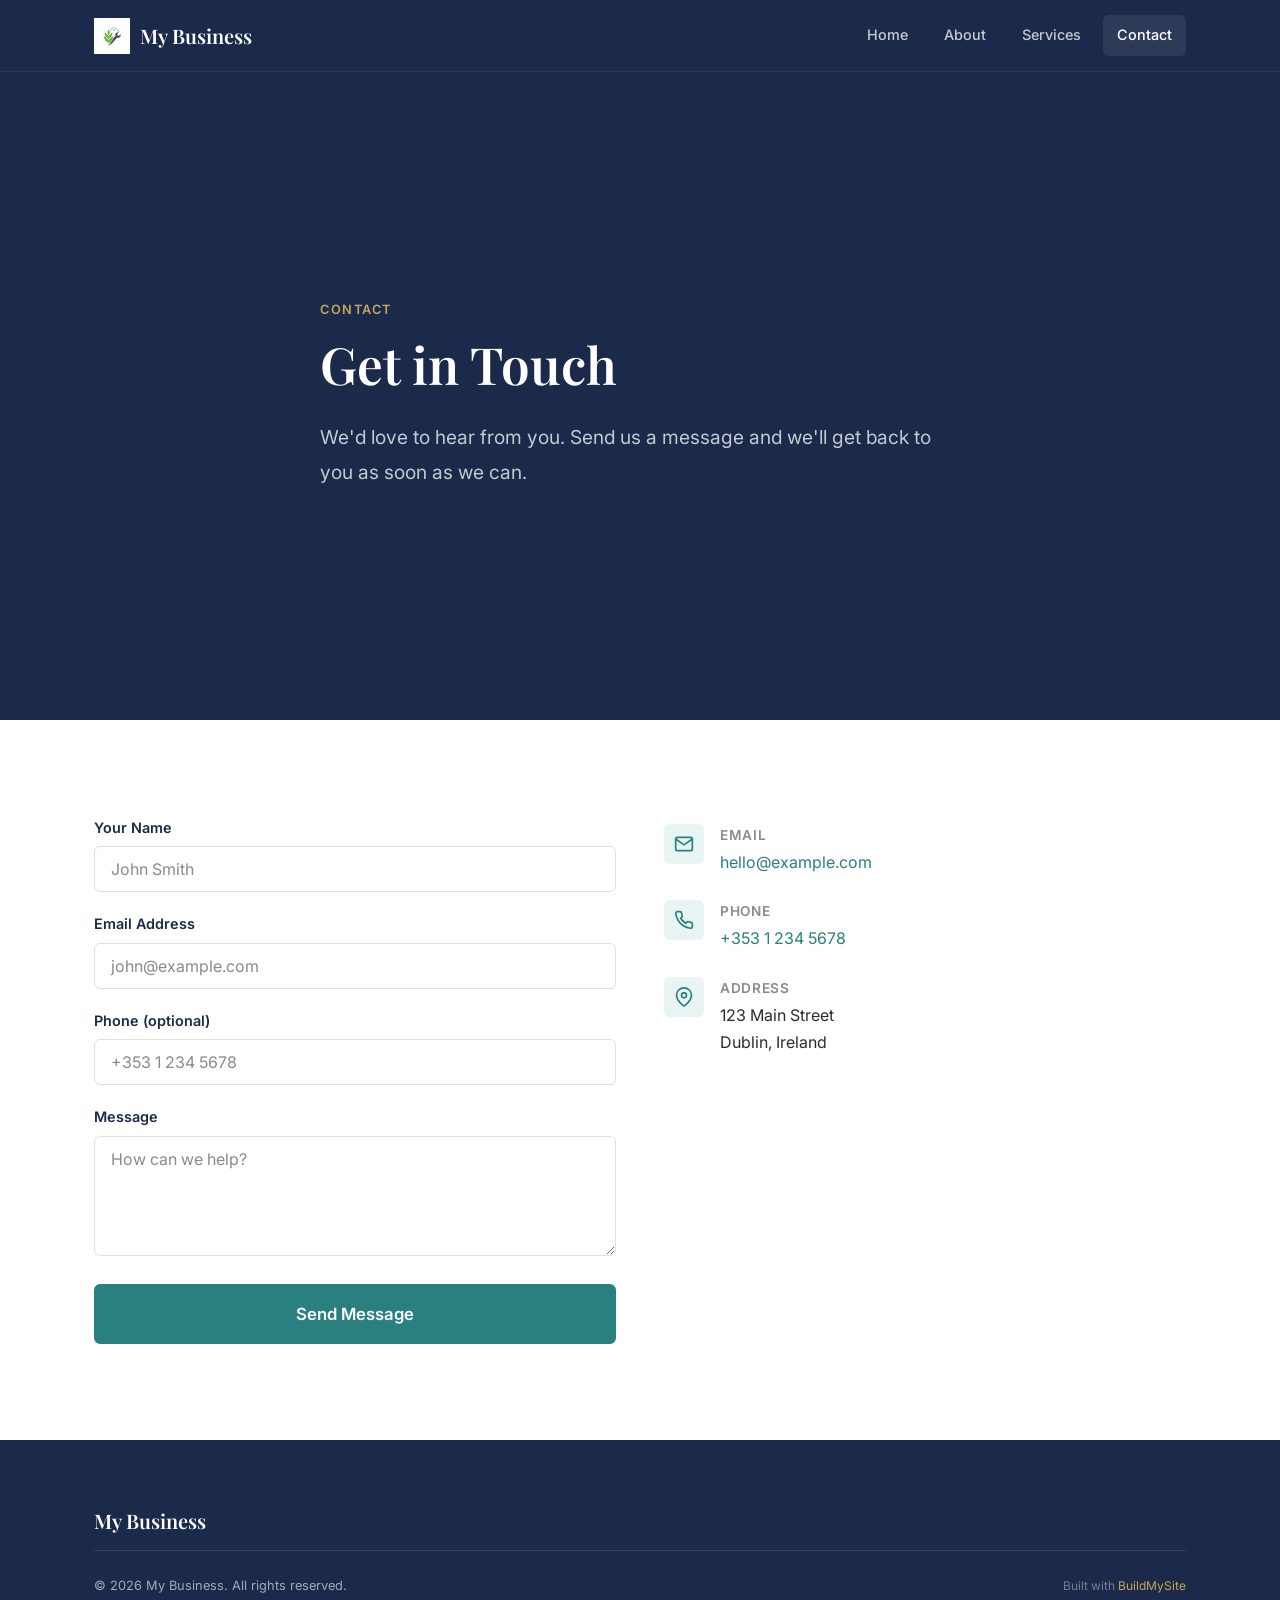
<file: contact.html>
<!DOCTYPE html>
<html lang="en">
<head>
  <meta charset="UTF-8">
  <meta name="viewport" content="width=device-width, initial-scale=1.0">
  <title>Contact — My Business</title>
  <meta name="description" content="Get in touch with My Business.">
  <link rel="stylesheet" href="css/style.css">
  <style>
    .contact-grid {
      display: grid;
      grid-template-columns: 1fr 1fr;
      gap: 48px;
      align-items: start;
    }
    .contact-info { padding-top: 8px; }
    .contact-info__item {
      display: flex;
      gap: 16px;
      margin-bottom: 24px;
    }
    .contact-info__icon {
      flex-shrink: 0;
      width: 40px;
      height: 40px;
      background: var(--color-accent-light);
      border-radius: var(--radius);
      display: flex;
      align-items: center;
      justify-content: center;
      color: var(--color-accent);
    }
    .contact-info__label {
      font-size: 0.85rem;
      font-weight: 600;
      color: var(--color-text-muted);
      text-transform: uppercase;
      letter-spacing: 0.05em;
      margin-bottom: 2px;
    }
    .contact-info__value {
      color: var(--color-text);
      font-size: 1rem;
    }
    .contact-info__value a { color: var(--color-accent); }
    .form-status {
      padding: 12px 16px;
      border-radius: var(--radius);
      font-size: 0.9rem;
      font-weight: 500;
      display: none;
      margin-bottom: 16px;
    }
    .form-status--success { display: block; background: #E8F5E9; color: #2E7D32; }
    .form-status--error { display: block; background: #FFEBEE; color: #C62828; }
    @media (max-width: 768px) {
      .contact-grid { grid-template-columns: 1fr; gap: 32px; }
    }
  </style>
</head>
<body>

  <!-- Navigation -->
  <nav class="nav">
    <div class="nav__inner">
      <a href="index.html" class="nav__brand"><img src="/images/logo.png" alt="My Business logo">My Business</a>
      <div class="nav__links">
        <a href="index.html" class="nav__link">Home</a>
        <a href="index.html#about" class="nav__link">About</a>
        <a href="index.html#services" class="nav__link">Services</a>
        <a href="contact.html" class="nav__link nav__link--active">Contact</a>
      </div>
      <button type="button" class="nav__toggle" aria-label="Menu" aria-expanded="false">
        <svg viewBox="0 0 24 24" fill="none" stroke="currentColor" stroke-width="2"><path d="M3 12h18M3 6h18M3 18h18"/></svg>
      </button>
    </div>
  </nav>

  <!-- Header -->
  <section class="hero hero--compact">
    <div class="container">
      <p class="eyebrow">Contact</p>
      <h1>Get in Touch</h1>
      <p class="lead">We'd love to hear from you. Send us a message and we'll get back to you as soon as we can.</p>
    </div>
  </section>

  <!-- Contact Form + Info -->
  <section class="section">
    <div class="container">
      <div class="contact-grid">
        <div>
          <div id="form-status" class="form-status"></div>
          <form id="contact-form" action="/api/contact" method="POST">
            <div class="form-group">
              <label for="name">Your Name</label>
              <input type="text" id="name" name="name" class="form-control" placeholder="John Smith" required>
            </div>
            <div class="form-group">
              <label for="email">Email Address</label>
              <input type="email" id="email" name="email" class="form-control" placeholder="john@example.com" required>
            </div>
            <div class="form-group">
              <label for="phone">Phone (optional)</label>
              <input type="tel" id="phone" name="phone" class="form-control" placeholder="+353 1 234 5678">
            </div>
            <div class="form-group">
              <label for="message">Message</label>
              <textarea id="message" name="message" class="form-control" placeholder="How can we help?" required></textarea>
            </div>
            <button type="submit" class="btn btn-primary btn-lg btn-block">Send Message</button>
          </form>
        </div>
        <div class="contact-info">
          <div class="contact-info__item">
            <div class="contact-info__icon">
              <svg width="20" height="20" viewBox="0 0 24 24" fill="none" stroke="currentColor" stroke-width="2"><path d="M4 4h16c1.1 0 2 .9 2 2v12c0 1.1-.9 2-2 2H4c-1.1 0-2-.9-2-2V6c0-1.1.9-2 2-2z"/><polyline points="22,6 12,13 2,6"/></svg>
            </div>
            <div>
              <div class="contact-info__label">Email</div>
              <div class="contact-info__value"><a href="mailto:hello@example.com">hello@example.com</a></div>
            </div>
          </div>
          <div class="contact-info__item">
            <div class="contact-info__icon">
              <svg width="20" height="20" viewBox="0 0 24 24" fill="none" stroke="currentColor" stroke-width="2"><path d="M22 16.92v3a2 2 0 0 1-2.18 2 19.79 19.79 0 0 1-8.63-3.07 19.5 19.5 0 0 1-6-6 19.79 19.79 0 0 1-3.07-8.67A2 2 0 0 1 4.11 2h3a2 2 0 0 1 2 1.72c.127.96.361 1.903.7 2.81a2 2 0 0 1-.45 2.11L8.09 9.91a16 16 0 0 0 6 6l1.27-1.27a2 2 0 0 1 2.11-.45c.907.339 1.85.573 2.81.7A2 2 0 0 1 22 16.92z"/></svg>
            </div>
            <div>
              <div class="contact-info__label">Phone</div>
              <div class="contact-info__value"><a href="tel:+353123456789">+353&nbsp;1&nbsp;234&nbsp;5678</a></div>
            </div>
          </div>
          <div class="contact-info__item">
            <div class="contact-info__icon">
              <svg width="20" height="20" viewBox="0 0 24 24" fill="none" stroke="currentColor" stroke-width="2"><path d="M21 10c0 7-9 13-9 13s-9-6-9-13a9 9 0 0 1 18 0z"/><circle cx="12" cy="10" r="3"/></svg>
            </div>
            <div>
              <div class="contact-info__label">Address</div>
              <div class="contact-info__value">123 Main Street<br>Dublin, Ireland</div>
            </div>
          </div>
        </div>
      </div>
    </div>
  </section>

  <!-- Footer -->
  <footer class="footer">
    <div class="container">
      <div class="footer__brand">My Business</div>
      <div class="footer__bottom">
        <span>&copy; 2026 My Business. All rights reserved.</span>
        <span class="footer__badge">Built with <a href="https://eonriskservices.com/buildmysite" target="_blank">BuildMySite</a></span>
      </div>
    </div>
  </footer>

  <script src="js/main.js"></script>
  <script>
    const form = document.getElementById('contact-form');
    const status = document.getElementById('form-status');

    form.addEventListener('submit', async (e) => {
      e.preventDefault();
      const btn = form.querySelector('button[type="submit"]');
      btn.disabled = true;
      btn.textContent = 'Sending...';
      status.className = 'form-status';
      status.style.display = 'none';

      try {
        const data = Object.fromEntries(new FormData(form));
        const res = await fetch('/api/contact', {
          method: 'POST',
          headers: { 'Content-Type': 'application/json' },
          body: JSON.stringify(data),
        });
        if (res.ok) {
          status.className = 'form-status form-status--success';
          status.textContent = 'Message sent! We\'ll get back to you soon.';
          status.style.display = 'block';
          form.reset();
        } else {
          throw new Error('Failed to send');
        }
      } catch (err) {
        status.className = 'form-status form-status--error';
        status.textContent = 'Something went wrong. Please try again or email us directly.';
        status.style.display = 'block';
      }
      btn.disabled = false;
      btn.textContent = 'Send Message';
    });
  </script>
</body>
</html>
</file>
<file: css/style.css>
/* ============================================================
   BuildMySite — Base Design System
   Generated sites extend this foundation.
   The AI agent adds business-specific styles below the marked section.
   ============================================================ */

/* --- Google Fonts --- */
@import url('https://fonts.googleapis.com/css2?family=Inter:wght@400;500;600;700&family=Playfair+Display:wght@400;500;600;700&display=swap');

/* --- CSS Variables (AI agent may override these per business) --- */
:root {
  --color-primary: #1B2A4A;
  --color-primary-light: #243558;
  --color-primary-dark: #121D33;
  --color-accent: #2A7F7F;
  --color-accent-dark: #1F6363;
  --color-accent-light: #E8F4F4;
  --color-highlight: #C5A55A;
  --color-highlight-light: #D4BA7A;

  --color-bg: #FFFFFF;
  --color-bg-alt: #F8F7F4;
  --color-text: #2C2C2C;
  --color-text-light: #5A5A5A;
  --color-text-muted: #8A8A8A;
  --color-border: #E2E0DC;
  --color-border-light: #EEEDEA;
  --color-white: #FFFFFF;

  --font-heading: 'Playfair Display', Georgia, 'Times New Roman', serif;
  --font-body: 'Inter', -apple-system, BlinkMacSystemFont, 'Segoe UI', sans-serif;

  --container: 1140px;
  --container-narrow: 800px;
  --nav-height: 72px;
  --section-pad: 96px;
  --section-pad-sm: 64px;

  --radius: 6px;
  --radius-lg: 12px;
  --shadow-sm: 0 1px 3px rgba(0,0,0,0.08);
  --shadow: 0 4px 16px rgba(0,0,0,0.08);
  --shadow-lg: 0 8px 32px rgba(0,0,0,0.12);
  --transition: 0.2s ease;
}

/* --- Reset --- */
*, *::before, *::after { box-sizing: border-box; margin: 0; padding: 0; }
html { scroll-behavior: smooth; -webkit-text-size-adjust: 100%; }
body {
  font-family: var(--font-body);
  font-size: 16px;
  line-height: 1.7;
  color: var(--color-text);
  background: var(--color-bg);
  -webkit-font-smoothing: antialiased;
  -moz-osx-font-smoothing: grayscale;
}
img { max-width: 100%; height: auto; display: block; }
a { color: var(--color-accent); text-decoration: none; transition: color var(--transition); }
a:hover { color: var(--color-accent-dark); }
ul, ol { list-style: none; }
button { cursor: pointer; font-family: inherit; }
input, textarea, select { font-family: inherit; font-size: inherit; }

/* --- Typography --- */
h1, h2, h3, h4, h5, h6 {
  font-family: var(--font-heading);
  font-weight: 600;
  line-height: 1.25;
  color: var(--color-primary);
}
h1 { font-size: clamp(2rem, 4vw, 3.25rem); }
h2 { font-size: clamp(1.75rem, 3vw, 2.5rem); margin-bottom: 24px; }
h3 { font-size: clamp(1.25rem, 2vw, 1.75rem); margin-bottom: 16px; }
h4 { font-size: 1.125rem; margin-bottom: 12px; }
p { margin-bottom: 16px; }
p:last-child { margin-bottom: 0; }
.lead { font-size: 1.2rem; line-height: 1.8; color: var(--color-text-light); }
.eyebrow {
  font-family: var(--font-body);
  font-size: 0.8rem;
  font-weight: 600;
  letter-spacing: 0.12em;
  text-transform: uppercase;
  color: var(--color-highlight);
  margin-bottom: 12px;
}

/* --- Layout --- */
.container { max-width: var(--container); margin: 0 auto; padding: 0 24px; }
.container-narrow { max-width: var(--container-narrow); margin: 0 auto; padding: 0 24px; }
.section { padding: var(--section-pad) 0; }
.section-sm { padding: var(--section-pad-sm) 0; }
.section--primary { background: var(--color-primary); color: var(--color-white); }
.section--primary h2, .section--primary h3, .section--primary h4 { color: var(--color-white); }
.section--primary .eyebrow { color: var(--color-highlight-light); }
.section--primary .lead { color: rgba(255,255,255,0.75); }
.section--alt { background: var(--color-bg-alt); }
.text-center { text-align: center; }

/* Grid */
.grid { display: grid; gap: 32px; }
.grid-2 { grid-template-columns: repeat(2, 1fr); }
.grid-3 { grid-template-columns: repeat(3, 1fr); }
.grid-4 { grid-template-columns: repeat(4, 1fr); }

/* --- Navigation --- */
.nav {
  position: fixed;
  top: 0;
  left: 0;
  right: 0;
  z-index: 1000;
  height: var(--nav-height);
  background: var(--color-primary);
  border-bottom: 1px solid rgba(255,255,255,0.08);
  transition: background var(--transition), box-shadow var(--transition);
}
.nav.scrolled {
  background: var(--color-primary-dark);
  box-shadow: 0 2px 16px rgba(0,0,0,0.2);
}
.nav__inner {
  max-width: var(--container);
  margin: 0 auto;
  padding: 0 24px;
  height: 100%;
  display: flex;
  align-items: center;
  justify-content: space-between;
}
.nav__brand {
  font-family: var(--font-heading);
  font-size: 1.25rem;
  font-weight: 600;
  color: var(--color-white);
  display: flex;
  align-items: center;
  gap: 10px;
}
.nav__brand:hover { color: var(--color-white); }
.nav__brand img {
  height: 36px;
  width: auto;
}
.nav__links {
  display: flex;
  align-items: center;
  gap: 8px;
}
.nav__link {
  color: rgba(255,255,255,0.75);
  font-size: 0.9rem;
  font-weight: 500;
  padding: 8px 14px;
  border-radius: var(--radius);
  transition: all var(--transition);
}
.nav__link:hover, .nav__link--active {
  color: var(--color-white);
  background: rgba(255,255,255,0.08);
}
.nav__link--cta {
  background: var(--color-accent);
  color: var(--color-white);
  margin-left: 8px;
}
.nav__link--cta:hover {
  background: var(--color-accent-dark);
  color: var(--color-white);
}
.nav__toggle {
  display: none;
  background: none;
  border: none;
  color: var(--color-white);
  padding: 8px;
}
.nav__toggle svg { width: 24px; height: 24px; }

/* --- Hero --- */
.hero {
  min-height: 80vh;
  display: flex;
  flex-direction: column;
  justify-content: center;
  padding: calc(var(--nav-height) + 80px) 0 80px;
  background: var(--color-primary);
  color: var(--color-white);
}
.hero h1 { color: var(--color-white); margin-bottom: 24px; }
.hero .lead { color: rgba(255,255,255,0.75); max-width: 640px; margin-bottom: 36px; }

/* Hero with background image */
.hero--image {
  background-size: cover;
  background-position: center;
  position: relative;
}
.hero--image::after {
  content: '';
  position: absolute;
  inset: 0;
  background: var(--color-primary);
  opacity: 0.72;
  z-index: 0;
}
.hero--image > .container {
  position: relative;
  z-index: 1;
}

.hero--compact { padding-bottom: 48px; }
.cta-lead { max-width: 560px; margin: 0 auto 32px; }

/* --- Buttons --- */
.btn {
  display: inline-flex;
  align-items: center;
  gap: 8px;
  padding: 14px 28px;
  font-size: 0.95rem;
  font-weight: 600;
  border-radius: var(--radius);
  border: 2px solid transparent;
  transition: all var(--transition);
  text-align: center;
  justify-content: center;
}
.btn-primary {
  background: var(--color-accent);
  color: var(--color-white);
  border-color: var(--color-accent);
}
.btn-primary:hover {
  background: var(--color-accent-dark);
  border-color: var(--color-accent-dark);
  color: var(--color-white);
}
.btn-secondary {
  background: transparent;
  color: var(--color-white);
  border-color: rgba(255,255,255,0.3);
}
.btn-secondary:hover { border-color: var(--color-white); color: var(--color-white); }
.btn-outline {
  background: transparent;
  color: var(--color-accent);
  border-color: var(--color-accent);
}
.btn-outline:hover { background: var(--color-accent); color: var(--color-white); }
.btn-highlight {
  background: var(--color-highlight);
  color: var(--color-primary);
  border-color: var(--color-highlight);
}
.btn-highlight:hover {
  background: var(--color-highlight-light);
  border-color: var(--color-highlight-light);
}
.btn-block { width: 100%; }
.btn-sm { padding: 10px 20px; font-size: 0.875rem; }
.btn-lg { padding: 18px 36px; font-size: 1.05rem; }
.btn-group { display: flex; gap: 16px; flex-wrap: wrap; }

/* --- Cards --- */
.card {
  background: var(--color-white);
  border: 1px solid var(--color-border-light);
  border-radius: var(--radius-lg);
  padding: 32px;
  transition: all var(--transition);
}
.card:hover {
  box-shadow: var(--shadow);
  border-color: var(--color-border);
}
.card__icon {
  width: 48px;
  height: 48px;
  background: var(--color-accent-light);
  border-radius: var(--radius);
  display: flex;
  align-items: center;
  justify-content: center;
  margin-bottom: 20px;
  color: var(--color-accent);
}
.card__title {
  font-family: var(--font-heading);
  font-size: 1.25rem;
  font-weight: 600;
  color: var(--color-primary);
  margin-bottom: 12px;
}
.card__text {
  color: var(--color-text-light);
  line-height: 1.7;
}

/* --- Forms --- */
.form-group { margin-bottom: 20px; }
.form-group label {
  display: block;
  font-size: 0.9rem;
  font-weight: 600;
  color: var(--color-primary);
  margin-bottom: 6px;
}
.form-control {
  width: 100%;
  padding: 12px 16px;
  font-size: 1rem;
  border: 1px solid var(--color-border);
  border-radius: var(--radius);
  background: var(--color-white);
  color: var(--color-text);
  transition: border-color var(--transition), box-shadow var(--transition);
}
.form-control:focus {
  outline: none;
  border-color: var(--color-accent);
  box-shadow: 0 0 0 3px rgba(42,127,127,0.12);
}
textarea.form-control { min-height: 120px; resize: vertical; }
.form-control::placeholder { color: var(--color-text-muted); }

/* --- Footer --- */
.footer {
  background: var(--color-primary);
  color: rgba(255,255,255,0.6);
  padding: 64px 0 32px;
}
.footer a { color: rgba(255,255,255,0.6); }
.footer a:hover { color: var(--color-white); }
.footer__brand {
  font-family: var(--font-heading);
  font-size: 1.25rem;
  font-weight: 600;
  color: var(--color-white);
  margin-bottom: 12px;
}
.footer__tagline {
  color: rgba(255,255,255,0.5);
  font-size: 0.9rem;
  margin-bottom: 32px;
}
.footer__links { display: flex; gap: 24px; flex-wrap: wrap; margin-bottom: 32px; }
.footer__bottom {
  border-top: 1px solid rgba(255,255,255,0.1);
  padding-top: 24px;
  font-size: 0.8rem;
  display: flex;
  justify-content: space-between;
  align-items: center;
  flex-wrap: wrap;
  gap: 12px;
}
.footer__badge {
  font-size: 0.75rem;
  color: rgba(255,255,255,0.4);
}
.footer__badge a { color: var(--color-highlight); }
.footer__badge a:hover { color: var(--color-highlight-light); }

/* --- Utility --- */
.sr-only {
  position: absolute; width: 1px; height: 1px;
  padding: 0; margin: -1px; overflow: hidden;
  clip: rect(0,0,0,0); border: 0;
}
.mb-0 { margin-bottom: 0; }
.mb-1 { margin-bottom: 8px; }
.mb-2 { margin-bottom: 16px; }
.mb-3 { margin-bottom: 24px; }
.mb-4 { margin-bottom: 32px; }
.mb-5 { margin-bottom: 48px; }
.mt-3 { margin-top: 24px; }
.mt-4 { margin-top: 32px; }

/* --- Responsive --- */
@media (max-width: 768px) {
  :root {
    --section-pad: 64px;
    --section-pad-sm: 48px;
  }

  .grid-2, .grid-3, .grid-4 { grid-template-columns: 1fr; }

  .nav__links { display: none; }
  .nav__links.open {
    display: flex;
    flex-direction: column;
    position: absolute;
    top: var(--nav-height);
    left: 0;
    right: 0;
    background: var(--color-primary-dark);
    padding: 16px 24px;
    gap: 4px;
    border-bottom: 1px solid rgba(255,255,255,0.08);
  }
  .nav__link--cta { margin-left: 0; margin-top: 8px; text-align: center; }
  .nav__toggle { display: block; }

  .hero { padding: calc(var(--nav-height) + 48px) 0 48px; }
  .btn-group { flex-direction: column; }
  .btn { width: 100%; }
  .footer__bottom { flex-direction: column; text-align: center; }
}

@media (max-width: 480px) {
  .container, .container-narrow { padding: 0 16px; }
  .card { padding: 24px; }
}

/* --- Gallery --- */
.gallery-grid {
  display: grid;
  grid-template-columns: repeat(3, 1fr);
  gap: 24px;
}
.gallery-item {
  border-radius: var(--radius-lg);
  overflow: hidden;
  border: 1px solid var(--color-border-light);
  transition: all var(--transition);
}
.gallery-item:hover {
  box-shadow: var(--shadow);
  border-color: var(--color-border);
}
.gallery-item img {
  width: 100%;
  aspect-ratio: 4/3;
  object-fit: cover;
}
.gallery-item__placeholder {
  width: 100%;
  aspect-ratio: 4/3;
  background: var(--color-bg-alt);
  display: flex;
  align-items: center;
  justify-content: center;
  color: var(--color-text-muted);
}
.gallery-item__caption {
  padding: 12px 16px;
  font-size: 0.9rem;
  font-weight: 500;
  color: var(--color-text);
  background: var(--color-white);
}

/* --- Menu / Pricing --- */
.menu-category {
  margin-bottom: 48px;
}
.menu-category:last-child { margin-bottom: 0; }
.menu-category__title {
  font-family: var(--font-heading);
  font-size: 1.5rem;
  font-weight: 600;
  color: var(--color-primary);
  padding-bottom: 12px;
  border-bottom: 2px solid var(--color-accent);
  margin-bottom: 24px;
}
.menu-item {
  padding: 16px 0;
  border-bottom: 1px solid var(--color-border-light);
}
.menu-item:last-child { border-bottom: none; }
.menu-item__header {
  display: flex;
  justify-content: space-between;
  align-items: baseline;
  gap: 16px;
  margin-bottom: 4px;
}
.menu-item__name {
  font-weight: 600;
  font-size: 1.05rem;
  color: var(--color-text);
}
.menu-item__price {
  font-weight: 700;
  font-size: 1.05rem;
  color: var(--color-accent);
  white-space: nowrap;
}
.menu-item__desc {
  font-size: 0.9rem;
  color: var(--color-text-light);
  margin-bottom: 0;
}

/* --- Testimonials --- */
.testimonial-card {
  background: var(--color-white);
  border: 1px solid var(--color-border-light);
  border-radius: var(--radius-lg);
  padding: 32px;
  transition: all var(--transition);
}
.testimonial-card:hover {
  box-shadow: var(--shadow);
  border-color: var(--color-border);
}
.testimonial-card__quote {
  font-family: var(--font-heading);
  font-size: 1.1rem;
  font-style: italic;
  line-height: 1.7;
  color: var(--color-text);
  margin-bottom: 20px;
}
.testimonial-card__author {
  font-weight: 600;
  font-size: 0.95rem;
  color: var(--color-primary);
}
.testimonial-card__role {
  font-size: 0.85rem;
  color: var(--color-text-muted);
}

/* --- FAQ --- */
.faq-item {
  border: 1px solid var(--color-border-light);
  border-radius: var(--radius-lg);
  margin-bottom: 12px;
  overflow: hidden;
  transition: border-color var(--transition);
}
.faq-item:hover, .faq-item[open] {
  border-color: var(--color-border);
}
.faq-item__question {
  font-weight: 600;
  font-size: 1rem;
  color: var(--color-primary);
  padding: 18px 24px;
  cursor: pointer;
  list-style: none;
  display: flex;
  justify-content: space-between;
  align-items: center;
  gap: 16px;
}
.faq-item__question::-webkit-details-marker { display: none; }
.faq-item__question::after {
  content: '+';
  font-size: 1.4rem;
  font-weight: 400;
  color: var(--color-accent);
  flex-shrink: 0;
  transition: transform var(--transition);
}
.faq-item[open] .faq-item__question::after {
  content: '\2212';
}
.faq-item__answer {
  padding: 0 24px 18px;
  font-size: 0.95rem;
  color: var(--color-text-light);
  line-height: 1.7;
}

@media (max-width: 768px) {
  .gallery-grid { grid-template-columns: repeat(2, 1fr); gap: 16px; }
}
@media (max-width: 480px) {
  .gallery-grid { grid-template-columns: 1fr; }
  .faq-item__question { padding: 14px 16px; }
  .faq-item__answer { padding: 0 16px 14px; }
}

/* ============================================================
   AI-GENERATED STYLES BELOW THIS LINE
   The agent appends business-specific styles here.
   ============================================================ */
</file>
